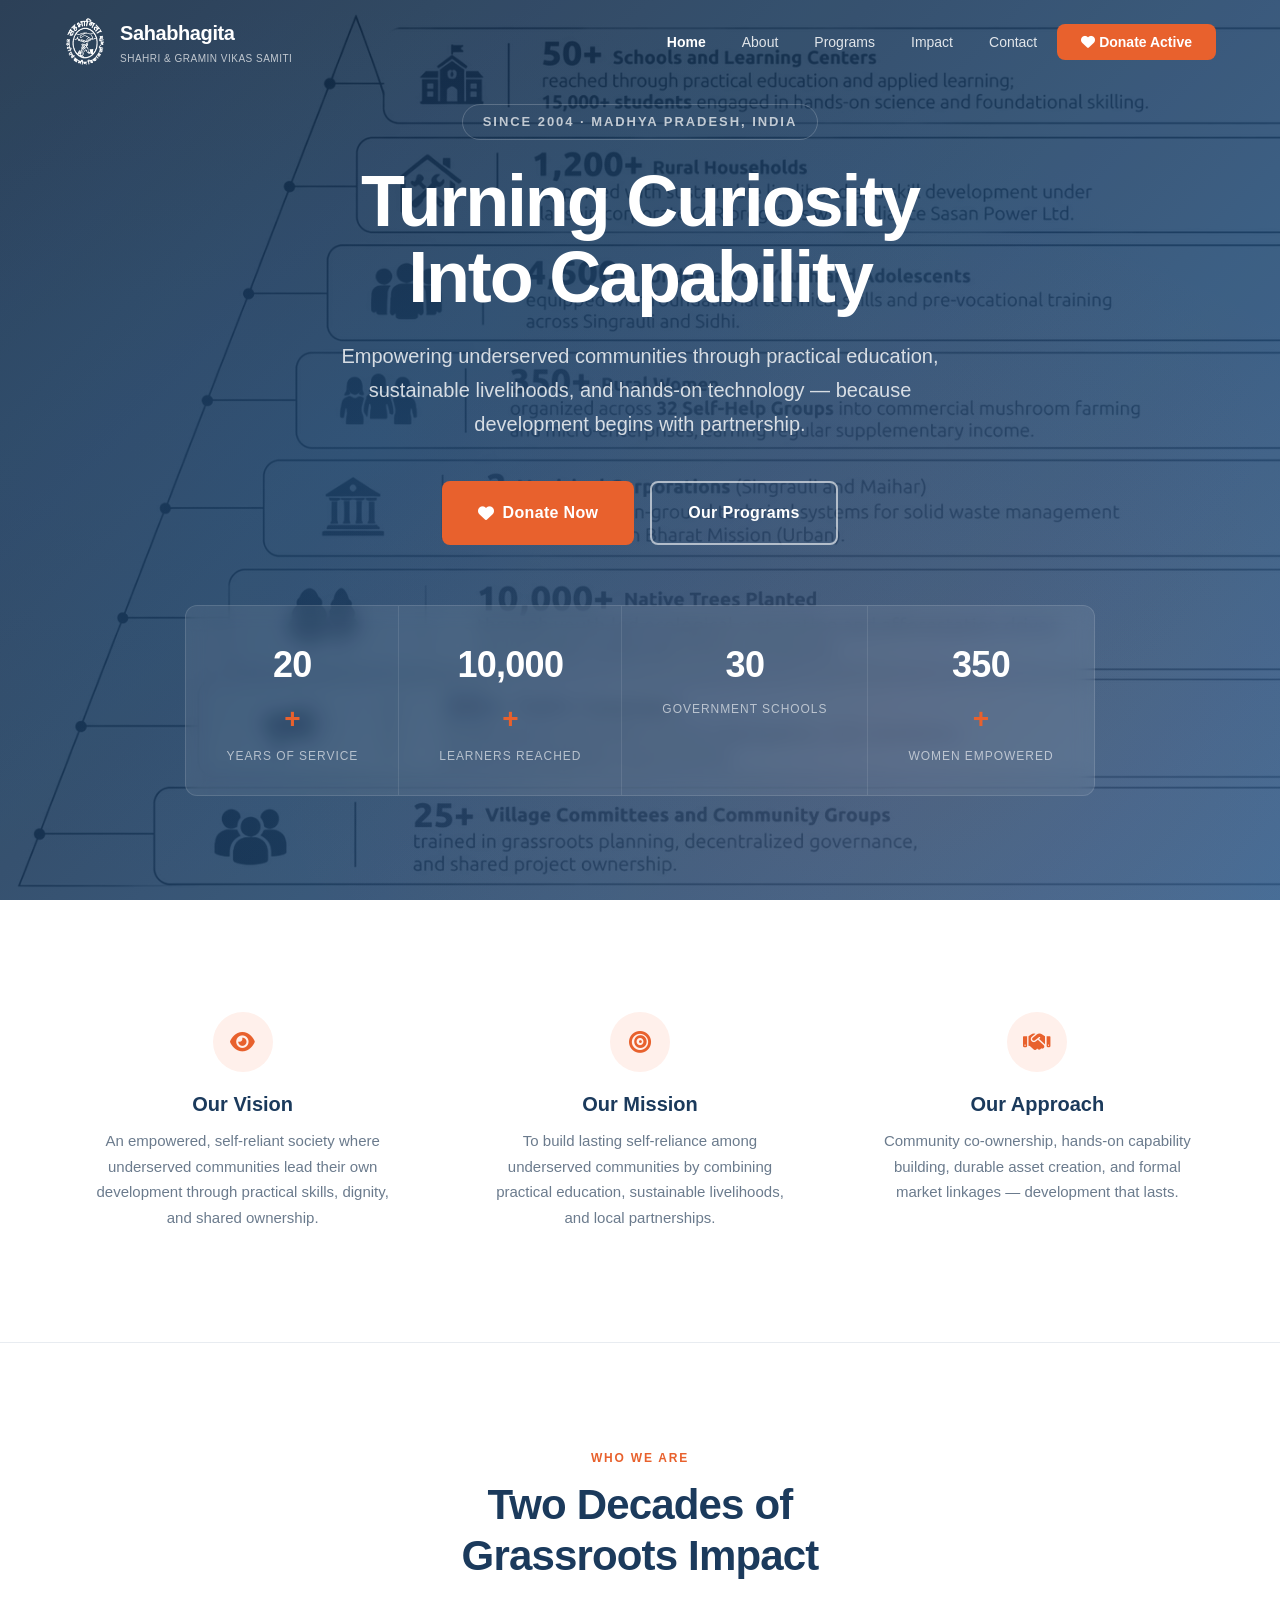
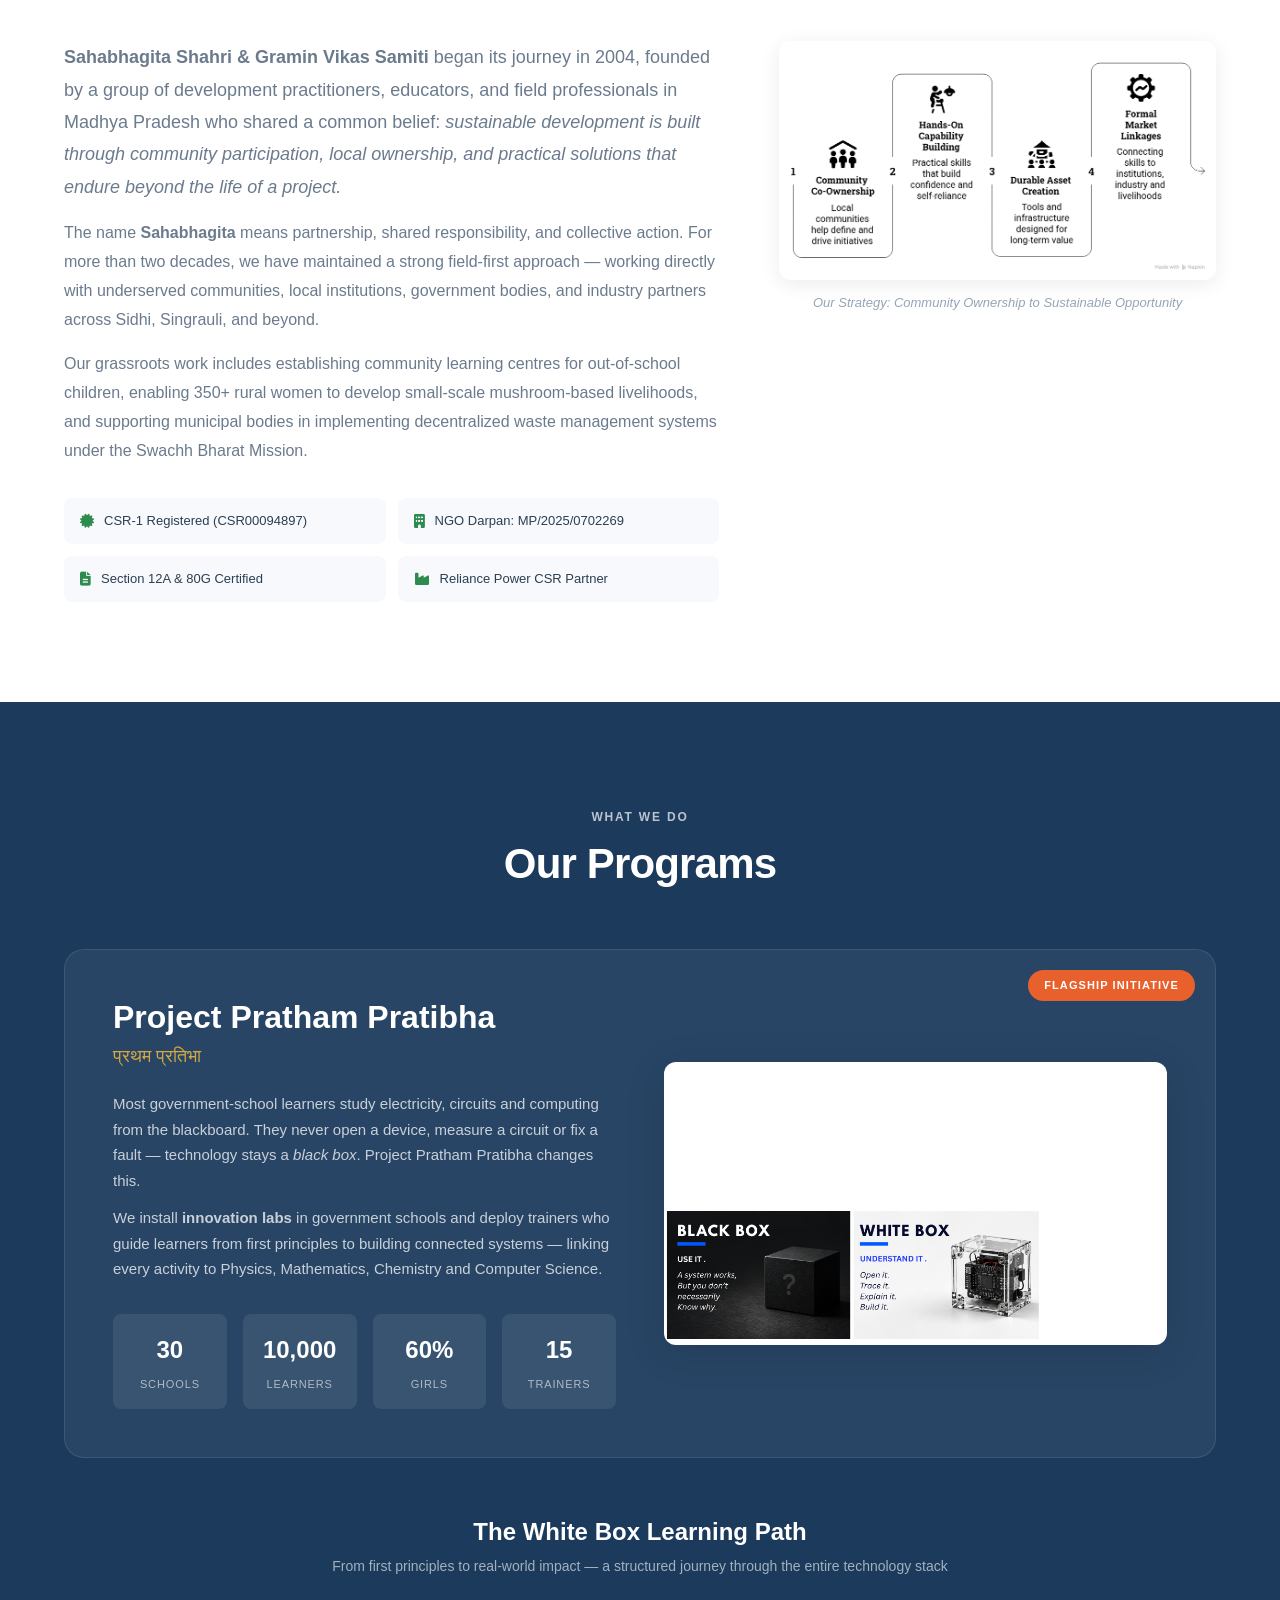
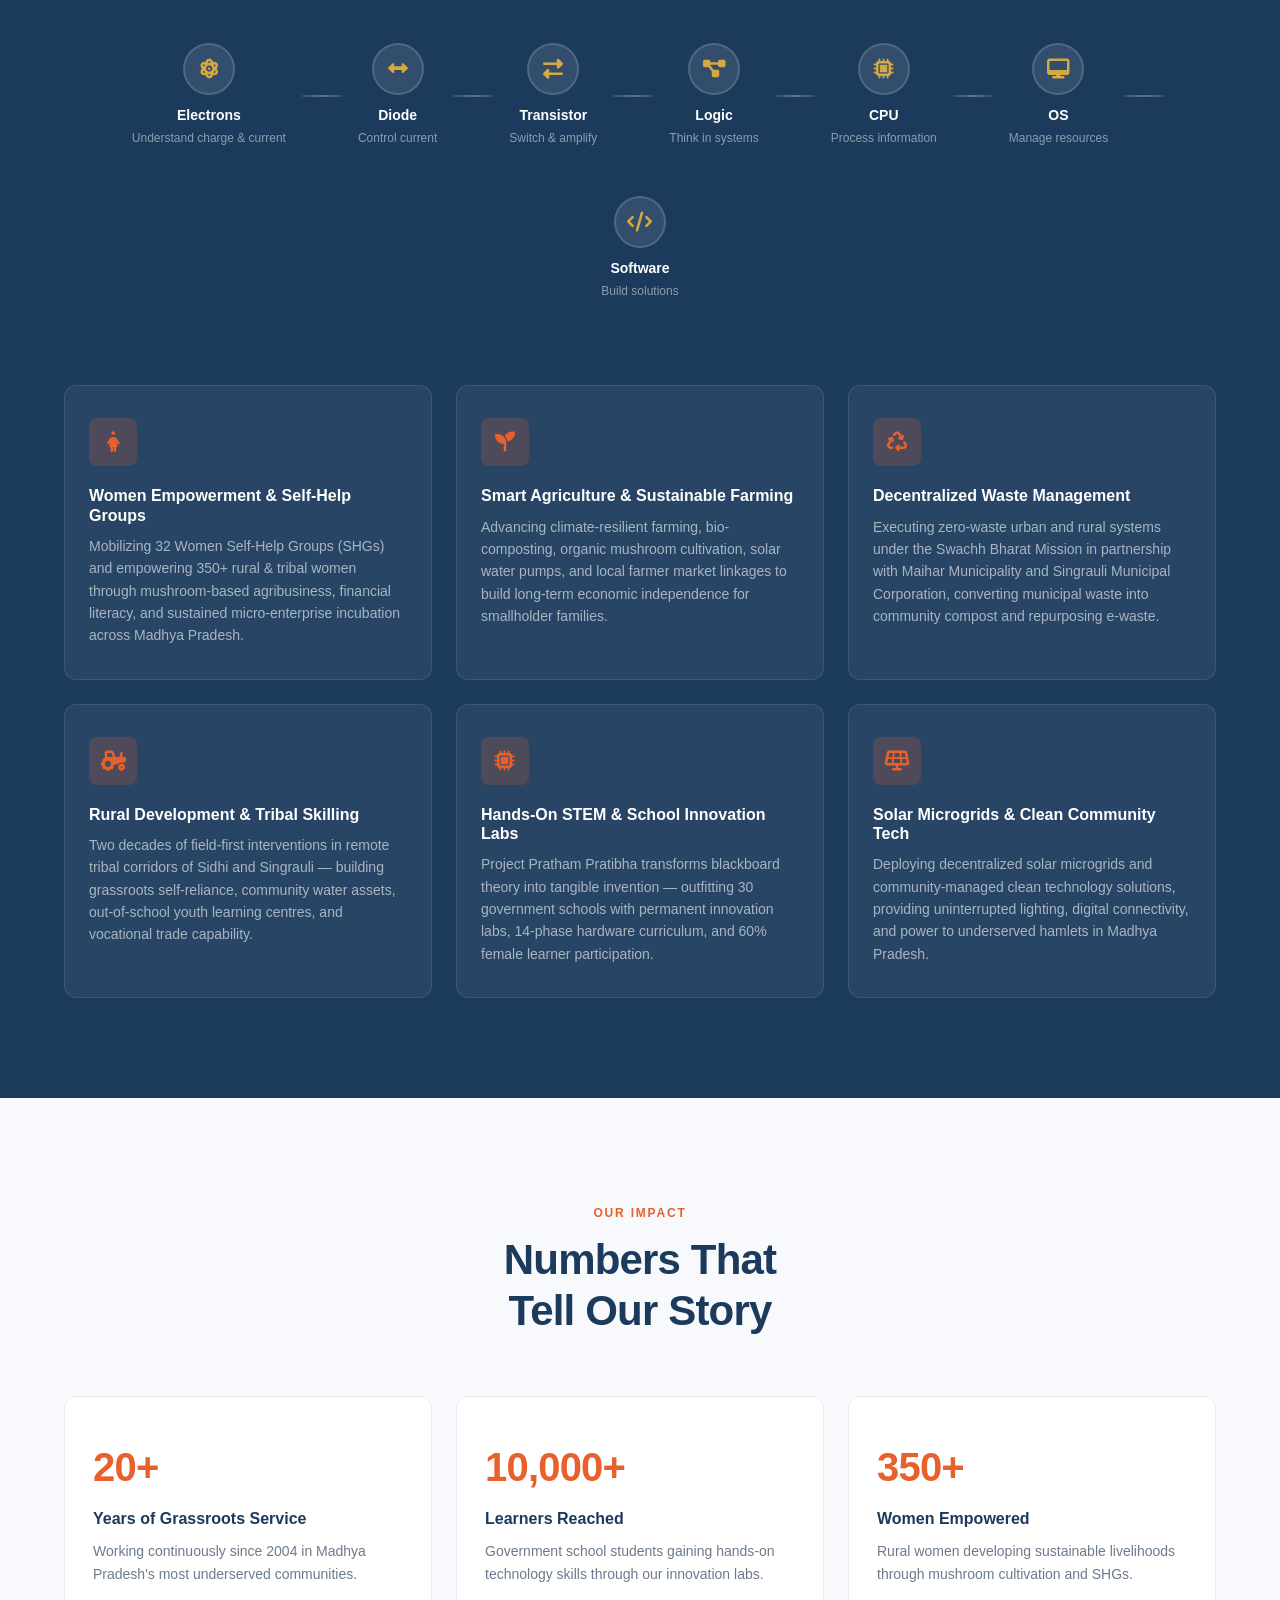
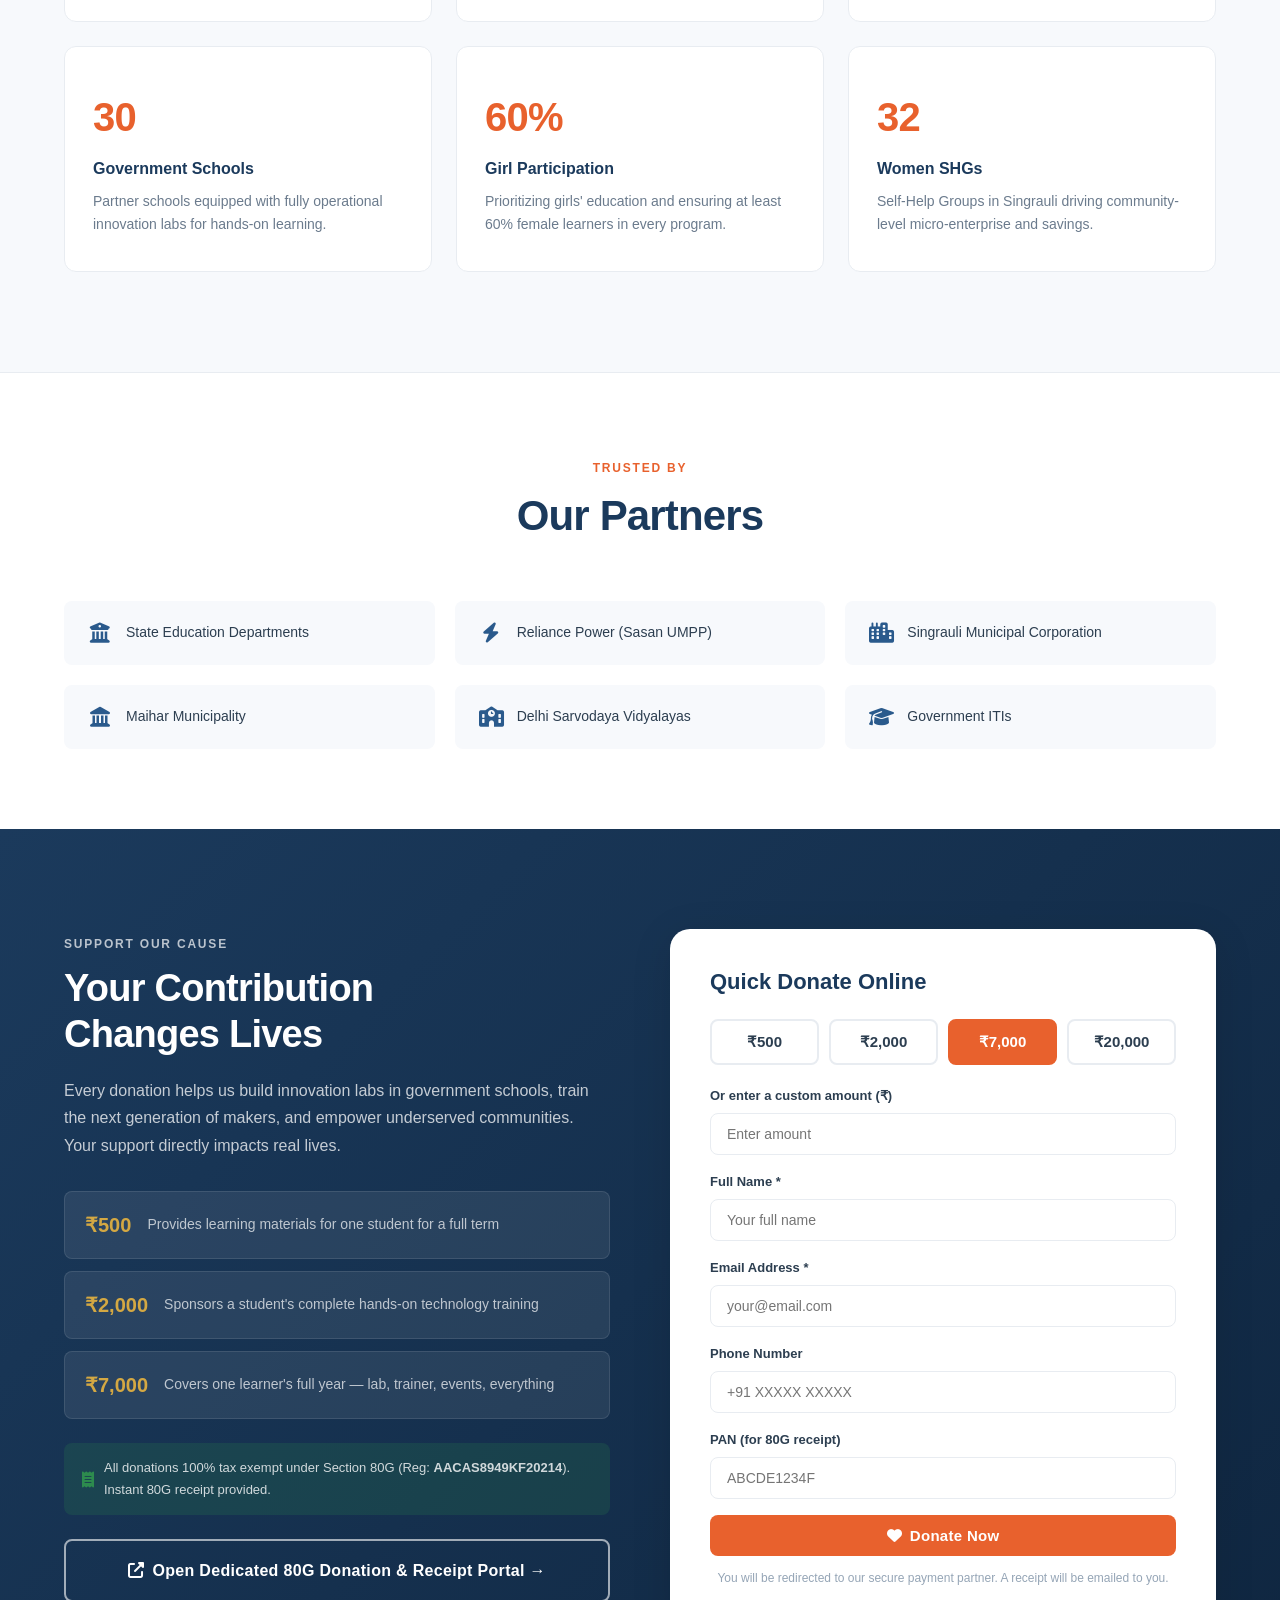
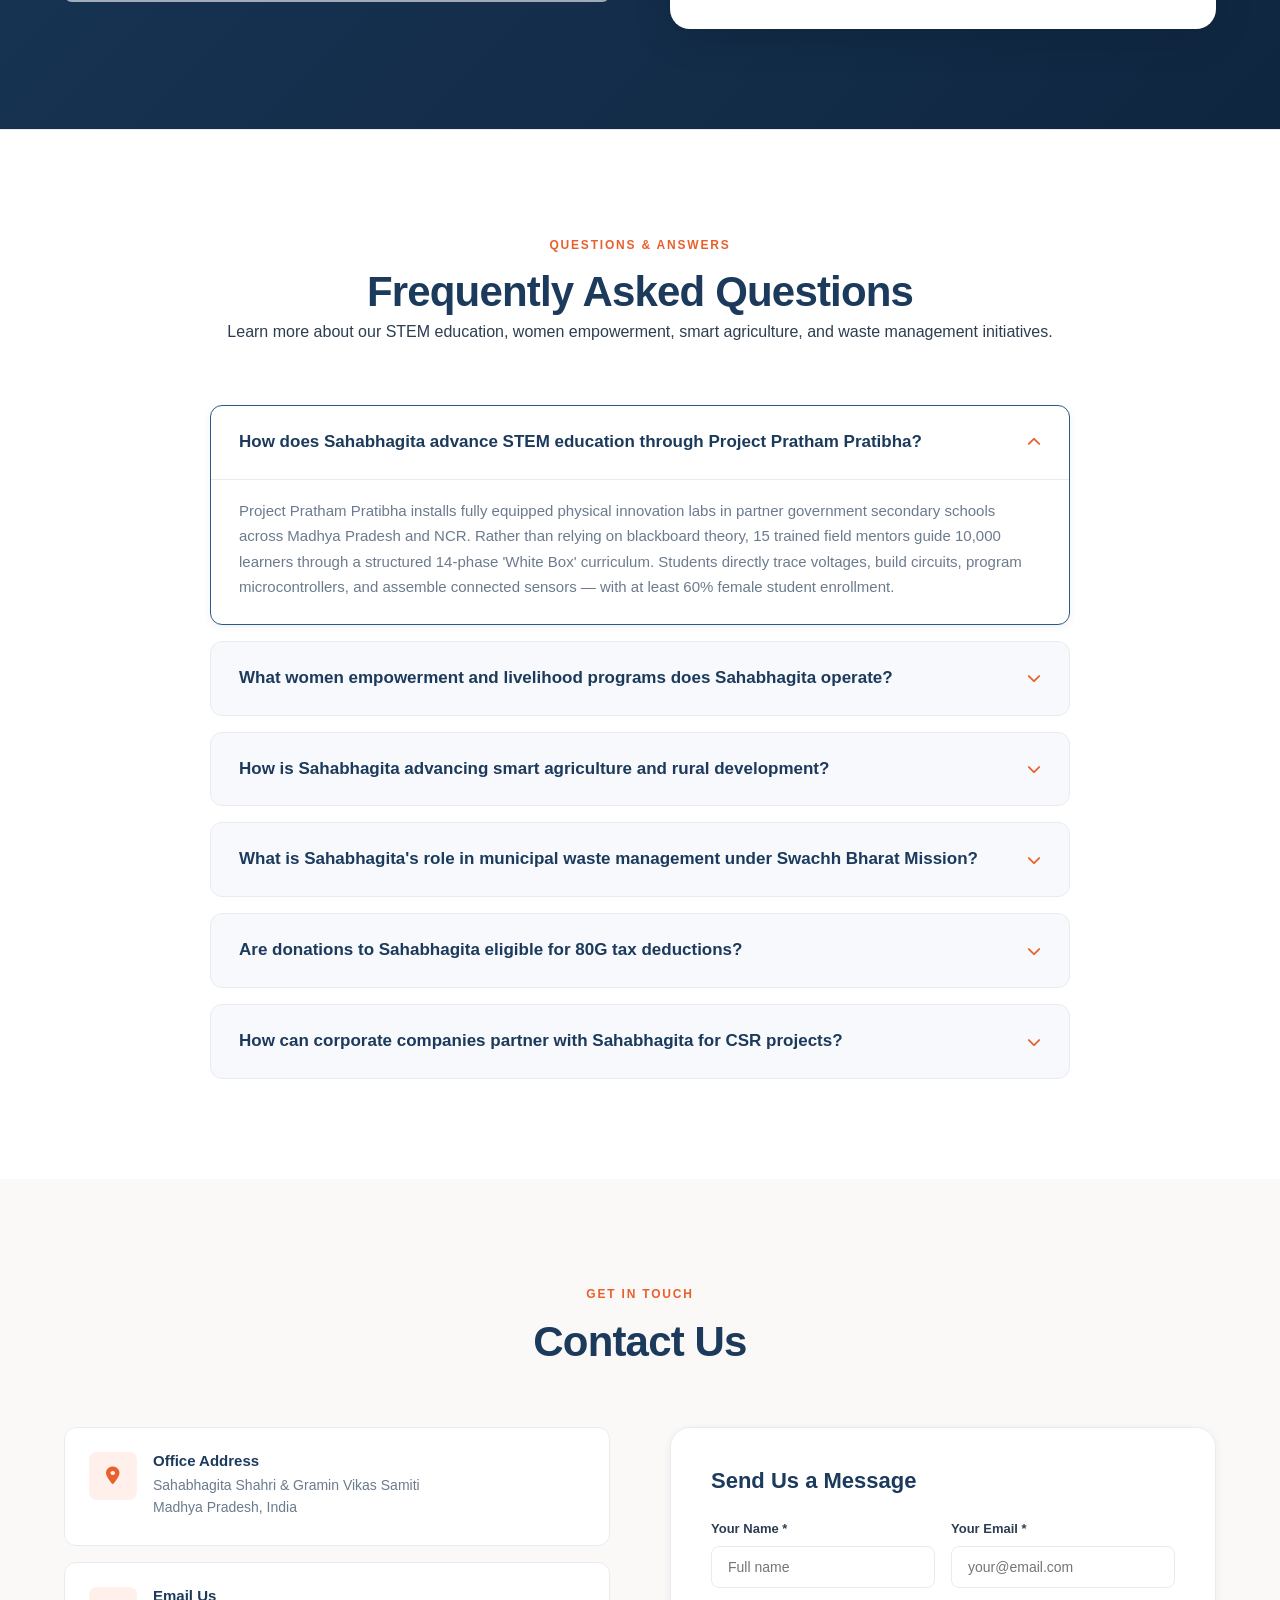
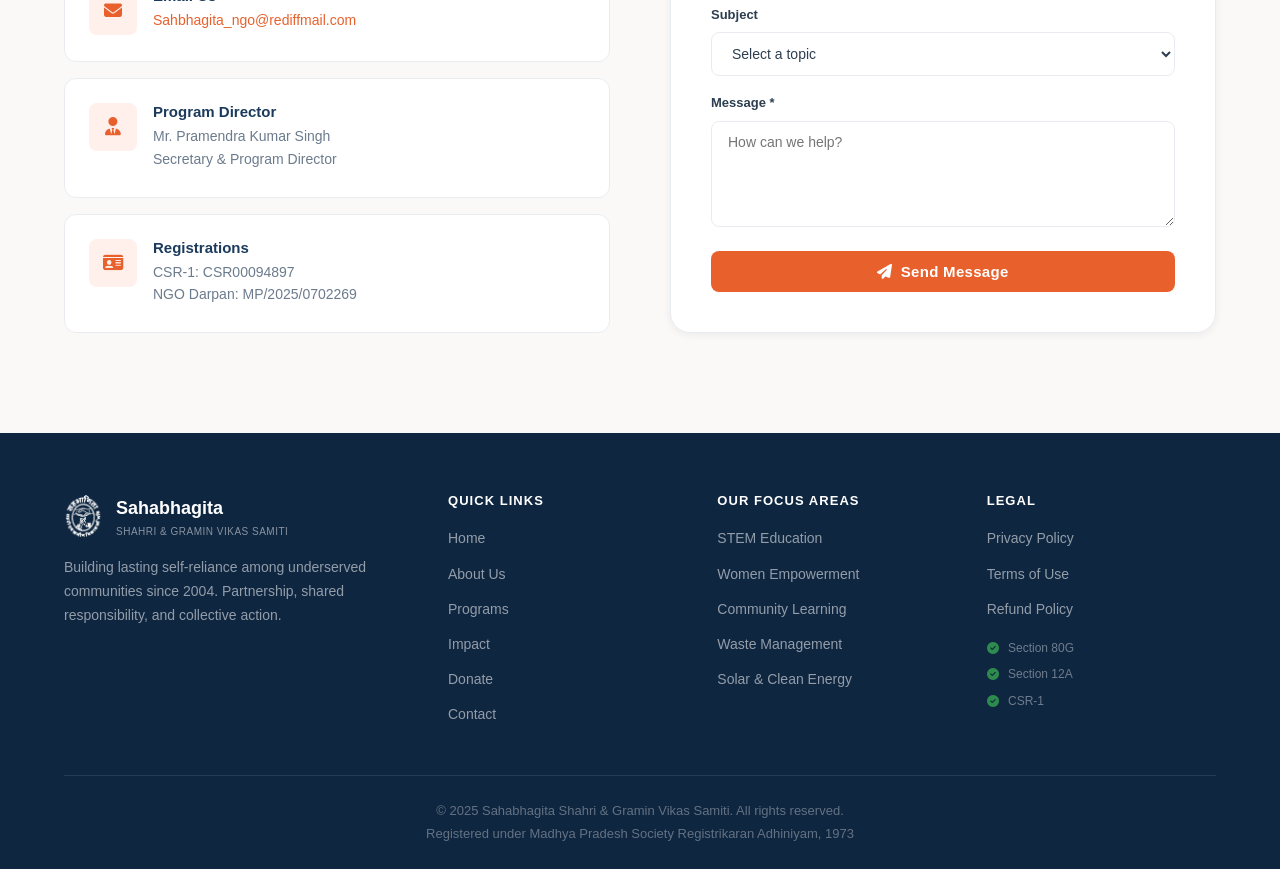
<file: index.html>
<!DOCTYPE html>
<html lang="en">
<head>
    <meta charset="UTF-8">
    <meta name="viewport" content="width=device-width, initial-scale=1.0">
    <title>Sahabhagita NGO — STEM Education, Women Empowerment, Rural Development &amp; Waste Management</title>

    <!-- ===== SEARCH ENGINE OPTIMIZATION (SEO) ===== -->
    <meta name="description" content="Sahabhagita Shahri &amp; Gramin Vikas Samiti (est. 2004) is a verified Indian NGO leading hands-on STEM education (Project Pratham Pratibha), rural women empowerment, smart agriculture, municipal waste management under Swachh Bharat Mission, and clean energy microgrids in Madhya Pradesh. 80G tax exempt &amp; CSR-1 registered.">
    <meta name="keywords" content="STEM education NGO India, Project Pratham Pratibha, women empowerment NGO Madhya Pradesh, rural development Singrauli, smart agriculture sustainable farming, decentralized waste management Swachh Bharat Mission, school innovation labs, hands-on hardware training, 80G tax exemption donation, CSR partner Companies Act Schedule VII, CSR00094897, NGO Darpan MP/2025/0702269, mushroom cultivation rural women, solar microgrids, vocational skilling India, Sidhi Singrauli NGO">
    <meta name="author" content="Sahabhagita Shahri &amp; Gramin Vikas Samiti">
    <meta name="publisher" content="Sahabhagita Shahri &amp; Gramin Vikas Samiti">
    <link rel="canonical" href="https://manish2106-sys.github.io/sahabhagita-ngo/">
    <link rel="manifest" href="site.webmanifest">
    <meta name="theme-color" content="#1B3A5C">

    <!-- ===== CRAWLER DIRECTIVES ===== -->
    <meta name="robots" content="index, follow, max-snippet:-1, max-image-preview:large, max-video-preview:-1">
    <meta name="googlebot" content="index, follow, max-snippet:-1, max-image-preview:large, max-video-preview:-1">
    <meta name="bingbot" content="index, follow, max-snippet:-1, max-image-preview:large, max-video-preview:-1">

    <!-- ===== LOCAL GEOGRAPHIC SEO (India / MP) ===== -->
    <meta name="geo.region" content="IN-MP">
    <meta name="geo.placename" content="Singrauli, Madhya Pradesh, India">
    <meta name="geo.position" content="24.1996;82.6645">
    <meta name="ICBM" content="24.1996, 82.6645">

    <!-- ===== OPEN GRAPH (Facebook, WhatsApp, LinkedIn) ===== -->
    <meta property="og:locale" content="en_IN">
    <meta property="og:type" content="website">
    <meta property="og:site_name" content="Sahabhagita Shahri &amp; Gramin Vikas Samiti">
    <meta property="og:title" content="Sahabhagita NGO — STEM Education, Women Empowerment &amp; Rural Development">
    <meta property="og:description" content="Empowering 10,000+ government school learners with STEM innovation labs, 350+ rural women with sustainable livelihoods, and communities with clean tech &amp; waste solutions. 80G Tax Deductible.">
    <meta property="og:url" content="https://manish2106-sys.github.io/sahabhagita-ngo/">
    <meta property="og:image" content="https://manish2106-sys.github.io/sahabhagita-ngo/images/image12.png">
    <meta property="og:image:width" content="1200">
    <meta property="og:image:height" content="630">
    <meta property="og:image:alt" content="Project Pratham Pratibha Innovation Lab White Box Technology">

    <!-- ===== TWITTER CARDS ===== -->
    <meta name="twitter:card" content="summary_large_image">
    <meta name="twitter:title" content="Sahabhagita NGO — Hands-on STEM &amp; Women Empowerment">
    <meta name="twitter:description" content="Pioneering school innovation labs, rural livelihoods, and clean community tech in Madhya Pradesh since 2004.">
    <meta name="twitter:image" content="https://manish2106-sys.github.io/sahabhagita-ngo/images/image12.png">

    <!-- ===== SECURITY HEADERS (meta-based for static hosting) ===== -->
    <meta http-equiv="X-Content-Type-Options" content="nosniff">
    <meta http-equiv="X-Frame-Options" content="DENY">
    <meta http-equiv="X-XSS-Protection" content="1; mode=block">
    <meta http-equiv="Permissions-Policy" content="camera=(), microphone=(), geolocation=()">
    <meta http-equiv="Content-Security-Policy" 
          content="default-src 'self'; 
                   script-src 'self'; 
                   style-src 'self' https://fonts.googleapis.com https://cdnjs.cloudflare.com 'unsafe-inline'; 
                   font-src 'self' https://fonts.gstatic.com https://cdnjs.cloudflare.com; 
                   img-src 'self' data: https://manish2106-sys.github.io; 
                   connect-src 'self'; 
                   frame-src 'none'; 
                   object-src 'none'; 
                   base-uri 'self'; 
                   form-action 'self';">
    <meta name="referrer" content="strict-origin-when-cross-origin">

    <!-- ===== SCHEMA.ORG STRUCTURED DATA (JSON-LD) ===== -->
    <script type="application/ld+json">
    {
      "@context": "https://schema.org",
      "@graph": [
        {
          "@type": "NGO",
          "@id": "https://manish2106-sys.github.io/sahabhagita-ngo/#organization",
          "name": "Sahabhagita Shahri & Gramin Vikas Samiti",
          "alternateName": ["Sahabhagita", "Sahbhagita NGO"],
          "legalName": "Sahabhagita Shahri & Gramin Vikas Samiti",
          "url": "https://manish2106-sys.github.io/sahabhagita-ngo/",
          "logo": "https://manish2106-sys.github.io/sahabhagita-ngo/images/logo_white.png",
          "image": "https://manish2106-sys.github.io/sahabhagita-ngo/images/image12.png",
          "foundingDate": "2004",
          "description": "Leading non-profit organization in Madhya Pradesh advancing hands-on STEM education in government schools through Project Pratham Pratibha, rural women empowerment via self-help groups, smart agriculture, decentralized waste management under Swachh Bharat Mission, and clean solar tech.",
          "taxID": "AACAS8949K",
          "award": ["Section 80G Tax Exemption (AACAS8949KF20214)", "Section 12A Registration (ITBA/EXM/S/12A/2021-22/1036077583(1))", "MCA CSR-1 Registration (CSR00094897)", "NITI Aayog Darpan (MP/2025/0702269)"],
          "address": {
            "@type": "PostalAddress",
            "streetAddress": "Ward No. 31, Gram Harrai, Post Baidhan",
            "addressLocality": "Singrauli",
            "addressRegion": "Madhya Pradesh",
            "postalCode": "486886",
            "addressCountry": "IN"
          },
          "contactPoint": {
            "@type": "ContactPoint",
            "contactType": "Program Director",
            "email": "Sahbhagita_ngo@rediffmail.com",
            "areaServed": "IN",
            "availableLanguage": ["English", "Hindi"]
          },
          "founder": {
            "@type": "Person",
            "name": "Pramendra Kumar Singh",
            "jobTitle": "Secretary & Program Director"
          },
          "areaServed": ["Singrauli", "Sidhi", "Madhya Pradesh", "Delhi NCR", "India"],
          "knowsAbout": [
            "STEM Education",
            "School Innovation Labs",
            "Women Empowerment",
            "Mushroom Farming & Micro-Enterprise",
            "Rural Development",
            "Smart Agriculture",
            "Decentralized Waste Management",
            "Swachh Bharat Mission",
            "Solar Microgrids"
          ]
        },
        {
          "@type": "WebSite",
          "@id": "https://manish2106-sys.github.io/sahabhagita-ngo/#website",
          "url": "https://manish2106-sys.github.io/sahabhagita-ngo/",
          "name": "Sahabhagita NGO",
          "publisher": {
            "@id": "https://manish2106-sys.github.io/sahabhagita-ngo/#organization"
          }
        },
        {
          "@type": "FAQPage",
          "@id": "https://manish2106-sys.github.io/sahabhagita-ngo/#faq",
          "mainEntity": [
            {
              "@type": "Question",
              "name": "What is Project Pratham Pratibha for STEM education?",
              "acceptedAnswer": {
                "@type": "Answer",
                "text": "Project Pratham Pratibha is Sahabhagita's flagship STEM education initiative installing innovation labs in 30 government schools across Madhya Pradesh and NCR. It delivers a structured 14-phase 'White Box' hardware curriculum from first principles (electrons, transistors, CPU logic, embedded systems) to 10,000 learners with at least 60% girl participation."
              }
            },
            {
              "@type": "Question",
              "name": "How does Sahabhagita support women empowerment and rural livelihoods?",
              "acceptedAnswer": {
                "@type": "Answer",
                "text": "Sahabhagita has organized 32 Women Self-Help Groups (SHGs) across Singrauli and enabled 350+ rural and tribal women with mushroom-based cultivation, agro-processing micro-enterprises, and financial literacy."
              }
            },
            {
              "@type": "Question",
              "name": "What smart agriculture and rural development initiatives does Sahabhagita run?",
              "acceptedAnswer": {
                "@type": "Answer",
                "text": "Sahabhagita promotes smart agriculture through climate-resilient farming, bio-composting, organic mushroom cultivation, and water resource management in tribal belts of Singrauli and Sidhi, connecting smallholder farmers to institutional markets."
              }
            },
            {
              "@type": "Question",
              "name": "How does Sahabhagita implement decentralized waste management under Swachh Bharat Mission?",
              "acceptedAnswer": {
                "@type": "Answer",
                "text": "Sahabhagita partners with municipal bodies in Maihar and Singrauli to execute decentralized solid waste segregation, community composting, and electronic waste (e-waste) repurposing into educational hardware kits."
              }
            },
            {
              "@type": "Question",
              "name": "Are donations to Sahabhagita tax-deductible under Section 80G?",
              "acceptedAnswer": {
                "@type": "Answer",
                "text": "Yes. Sahabhagita holds perpetual tax exemption under Section 80G (Registration: AACAS8949KF20214) and Section 12A. All Indian donors receive an official tax deduction certificate with their donation."
              }
            },
            {
              "@type": "Question",
              "name": "Is Sahabhagita registered for Corporate CSR funding under the Companies Act?",
              "acceptedAnswer": {
                "@type": "Answer",
                "text": "Yes. Sahabhagita holds MCA CSR-1 registration CSR00094897 (SRN: AB5710340) and is verified on NITI Aayog NGO Darpan (MP/2025/0702269), fully compliant with Schedule VII, Item (ii) and Item (iv)."
              }
            }
          ]
        }
      ]
    }
    </script>

    <link rel="icon" type="image/png" href="images/logo_white.png">
    <link href="https://fonts.googleapis.com/css2?family=Inter:wght@300;400;500;600;700;800;900&display=swap" rel="stylesheet">
    <link rel="stylesheet" href="https://cdnjs.cloudflare.com/ajax/libs/font-awesome/6.5.0/css/all.min.css" integrity="sha512-Avb2QiuDEEvB4bZJYdft2mNjVShBftLGPg8YJ04IY4YZ7C1GKVe1ELJmYZNemNkRnLZBWg9SH38Oy23Af+Eg==" crossorigin="anonymous" referrerpolicy="no-referrer">
    <link rel="stylesheet" href="styles.css">
</head>
<body>

    <!-- ==================== NAVIGATION ==================== -->
    <nav class="navbar" id="navbar" role="navigation" aria-label="Main navigation">
        <div class="nav-container">
            <a href="#home" class="nav-logo" aria-label="Sahabhagita — Home">
                <img src="images/logo_white.png" alt="Sahabhagita Logo" class="logo-img" width="44" height="48">
                <div class="logo-text">
                    <span class="logo-name">Sahabhagita</span>
                    <span class="logo-tagline">Shahri &amp; Gramin Vikas Samiti</span>
                </div>
            </a>
            <ul class="nav-links" id="navLinks" role="menubar">
                <li role="none"><a href="#home" role="menuitem">Home</a></li>
                <li role="none"><a href="#about" role="menuitem">About</a></li>
                <li role="none"><a href="#programs" role="menuitem">Programs</a></li>
                <li role="none"><a href="#impact" role="menuitem">Impact</a></li>
                <li role="none"><a href="#contact" role="menuitem">Contact</a></li>
                <li role="none"><a href="donate.html" class="nav-donate-btn" role="menuitem"><i class="fas fa-heart" aria-hidden="true"></i> Donate Active</a></li>
            </ul>
            <button class="nav-toggle" id="navToggle" aria-label="Toggle navigation menu" aria-expanded="false" aria-controls="navLinks">
                <span></span><span></span><span></span>
            </button>
        </div>
    </nav>

    <!-- ==================== HERO SECTION ==================== -->
    <section class="hero" id="home" aria-label="Hero banner">
        <div class="hero-overlay"></div>
        <div class="hero-content">
            <p class="hero-label">Since 2004 · Madhya Pradesh, India</p>
            <h1 class="hero-title">Turning Curiosity<br>Into Capability</h1>
            <p class="hero-subtitle">Empowering underserved communities through practical education, sustainable livelihoods, and hands-on technology — because development begins with partnership.</p>
            <div class="hero-btns">
                <a href="donate.html" class="btn btn-primary btn-lg"><i class="fas fa-heart" aria-hidden="true"></i> Donate Now</a>
                <a href="#programs" class="btn btn-outline-white btn-lg">Our Programs</a>
            </div>
        </div>
        <div class="hero-stats" role="list" aria-label="Key statistics">
            <div class="hero-stat" role="listitem">
                <span class="stat-number" data-target="20">0</span><span class="stat-suffix">+</span>
                <span class="stat-label">Years of Service</span>
            </div>
            <div class="hero-stat" role="listitem">
                <span class="stat-number" data-target="10000">0</span><span class="stat-suffix">+</span>
                <span class="stat-label">Learners Reached</span>
            </div>
            <div class="hero-stat" role="listitem">
                <span class="stat-number" data-target="30">0</span><span class="stat-suffix"></span>
                <span class="stat-label">Government Schools</span>
            </div>
            <div class="hero-stat" role="listitem">
                <span class="stat-number" data-target="350">0</span><span class="stat-suffix">+</span>
                <span class="stat-label">Women Empowered</span>
            </div>
        </div>
    </section>

    <!-- ==================== MISSION BANNER ==================== -->
    <section class="mission-banner" aria-label="Our vision, mission and approach">
        <div class="container">
            <div class="mission-grid">
                <div class="mission-card">
                    <div class="mission-icon" aria-hidden="true"><i class="fas fa-eye"></i></div>
                    <h3>Our Vision</h3>
                    <p>An empowered, self-reliant society where underserved communities lead their own development through practical skills, dignity, and shared ownership.</p>
                </div>
                <div class="mission-card">
                    <div class="mission-icon" aria-hidden="true"><i class="fas fa-bullseye"></i></div>
                    <h3>Our Mission</h3>
                    <p>To build lasting self-reliance among underserved communities by combining practical education, sustainable livelihoods, and local partnerships.</p>
                </div>
                <div class="mission-card">
                    <div class="mission-icon" aria-hidden="true"><i class="fas fa-handshake"></i></div>
                    <h3>Our Approach</h3>
                    <p>Community co-ownership, hands-on capability building, durable asset creation, and formal market linkages — development that lasts.</p>
                </div>
            </div>
        </div>
    </section>

    <!-- ==================== ABOUT SECTION ==================== -->
    <section class="about" id="about" aria-label="About us">
        <div class="container">
            <div class="section-header">
                <span class="section-label">Who We Are</span>
                <h2 class="section-title">Two Decades of<br>Grassroots Impact</h2>
            </div>
            <div class="about-grid">
                <div class="about-content">
                    <p class="about-lead">
                        <strong>Sahabhagita Shahri &amp; Gramin Vikas Samiti</strong> began its journey in 2004, founded by a group of development practitioners, educators, and field professionals in Madhya Pradesh who shared a common belief: <em>sustainable development is built through community participation, local ownership, and practical solutions that endure beyond the life of a project.</em>
                    </p>
                    <p>
                        The name <strong>Sahabhagita</strong> means partnership, shared responsibility, and collective action. For more than two decades, we have maintained a strong field-first approach — working directly with underserved communities, local institutions, government bodies, and industry partners across Sidhi, Singrauli, and beyond.
                    </p>
                    <p>
                        Our grassroots work includes establishing community learning centres for out-of-school children, enabling 350+ rural women to develop small-scale mushroom-based livelihoods, and supporting municipal bodies in implementing decentralized waste management systems under the Swachh Bharat Mission.
                    </p>
                    <div class="about-highlights">
                        <div class="highlight">
                            <i class="fas fa-certificate" aria-hidden="true"></i>
                            <span>CSR-1 Registered (CSR00094897)</span>
                        </div>
                        <div class="highlight">
                            <i class="fas fa-building" aria-hidden="true"></i>
                            <span>NGO Darpan: MP/2025/0702269</span>
                        </div>
                        <div class="highlight">
                            <i class="fas fa-file-alt" aria-hidden="true"></i>
                            <span>Section 12A &amp; 80G Certified</span>
                        </div>
                        <div class="highlight">
                            <i class="fas fa-industry" aria-hidden="true"></i>
                            <span>Reliance Power CSR Partner</span>
                        </div>
                    </div>
                </div>
                <div class="about-image">
                    <img src="images/image2.png" alt="Our strategy: Community Ownership, Capability Building, Durable Asset Creation, and Market Linkages" loading="lazy" width="950" height="519">
                    <div class="about-image-caption">Our Strategy: Community Ownership to Sustainable Opportunity</div>
                </div>
            </div>
        </div>
    </section>

    <!-- ==================== PROGRAMS SECTION ==================== -->
    <section class="programs" id="programs" aria-label="Our programs">
        <div class="container">
            <div class="section-header section-header--light">
                <span class="section-label section-label--light">What We Do</span>
                <h2 class="section-title section-title--light">Our Programs</h2>
            </div>

            <!-- Flagship Program -->
            <div class="flagship-program">
                <div class="flagship-badge">Flagship Initiative</div>
                <div class="flagship-grid">
                    <div class="flagship-content">
                        <h3 class="flagship-title">Project Pratham Pratibha</h3>
                        <p class="flagship-hindi">प्रथम प्रतिभा</p>
                        <p class="flagship-desc">
                            Most government-school learners study electricity, circuits and computing from the blackboard. They never open a device, measure a circuit or fix a fault — technology stays a <em>black box</em>. Project Pratham Pratibha changes this.
                        </p>
                        <p class="flagship-desc">
                            We install <strong>innovation labs</strong> in government schools and deploy trainers who guide learners from first principles to building connected systems — linking every activity to Physics, Mathematics, Chemistry and Computer Science.
                        </p>
                        <div class="flagship-stats" role="list">
                            <div class="f-stat" role="listitem">
                                <span class="f-stat-num">30</span>
                                <span class="f-stat-label">Schools</span>
                            </div>
                            <div class="f-stat" role="listitem">
                                <span class="f-stat-num">10,000</span>
                                <span class="f-stat-label">Learners</span>
                            </div>
                            <div class="f-stat" role="listitem">
                                <span class="f-stat-num">60%</span>
                                <span class="f-stat-label">Girls</span>
                            </div>
                            <div class="f-stat" role="listitem">
                                <span class="f-stat-num">15</span>
                                <span class="f-stat-label">Trainers</span>
                            </div>
                        </div>
                    </div>
                    <div class="flagship-image">
                        <img src="images/image12.png" alt="Black Box vs White Box approach — understanding technology from the inside out" loading="lazy" width="1920" height="1080">
                    </div>
                </div>
            </div>

            <!-- Curriculum Path -->
            <div class="curriculum-path">
                <h3 class="path-title">The White Box Learning Path</h3>
                <p class="path-subtitle">From first principles to real-world impact — a structured journey through the entire technology stack</p>
                <div class="path-steps" role="list">
                    <div class="path-step" role="listitem">
                        <div class="step-icon" aria-hidden="true"><i class="fas fa-atom"></i></div>
                        <h4>Electrons</h4>
                        <p>Understand charge &amp; current</p>
                    </div>
                    <div class="path-connector" aria-hidden="true"></div>
                    <div class="path-step" role="listitem">
                        <div class="step-icon" aria-hidden="true"><i class="fas fa-arrows-alt-h"></i></div>
                        <h4>Diode</h4>
                        <p>Control current</p>
                    </div>
                    <div class="path-connector" aria-hidden="true"></div>
                    <div class="path-step" role="listitem">
                        <div class="step-icon" aria-hidden="true"><i class="fas fa-exchange-alt"></i></div>
                        <h4>Transistor</h4>
                        <p>Switch &amp; amplify</p>
                    </div>
                    <div class="path-connector" aria-hidden="true"></div>
                    <div class="path-step" role="listitem">
                        <div class="step-icon" aria-hidden="true"><i class="fas fa-project-diagram"></i></div>
                        <h4>Logic</h4>
                        <p>Think in systems</p>
                    </div>
                    <div class="path-connector" aria-hidden="true"></div>
                    <div class="path-step" role="listitem">
                        <div class="step-icon" aria-hidden="true"><i class="fas fa-microchip"></i></div>
                        <h4>CPU</h4>
                        <p>Process information</p>
                    </div>
                    <div class="path-connector" aria-hidden="true"></div>
                    <div class="path-step" role="listitem">
                        <div class="step-icon" aria-hidden="true"><i class="fas fa-desktop"></i></div>
                        <h4>OS</h4>
                        <p>Manage resources</p>
                    </div>
                    <div class="path-connector" aria-hidden="true"></div>
                    <div class="path-step" role="listitem">
                        <div class="step-icon" aria-hidden="true"><i class="fas fa-code"></i></div>
                        <h4>Software</h4>
                        <p>Build solutions</p>
                    </div>
                </div>
            </div>

            <!-- Core Development Pillars (SEO Thematic Focus Areas) -->
            <div class="programs-grid">
                <div class="program-card">
                    <div class="program-card-icon" aria-hidden="true"><i class="fas fa-female"></i></div>
                    <h4>Women Empowerment &amp; Self-Help Groups</h4>
                    <p>Mobilizing 32 Women Self-Help Groups (SHGs) and empowering 350+ rural &amp; tribal women through mushroom-based agribusiness, financial literacy, and sustained micro-enterprise incubation across Madhya Pradesh.</p>
                </div>
                <div class="program-card">
                    <div class="program-card-icon" aria-hidden="true"><i class="fas fa-seedling"></i></div>
                    <h4>Smart Agriculture &amp; Sustainable Farming</h4>
                    <p>Advancing climate-resilient farming, bio-composting, organic mushroom cultivation, solar water pumps, and local farmer market linkages to build long-term economic independence for smallholder families.</p>
                </div>
                <div class="program-card">
                    <div class="program-card-icon" aria-hidden="true"><i class="fas fa-recycle"></i></div>
                    <h4>Decentralized Waste Management</h4>
                    <p>Executing zero-waste urban and rural systems under the Swachh Bharat Mission in partnership with Maihar Municipality and Singrauli Municipal Corporation, converting municipal waste into community compost and repurposing e-waste.</p>
                </div>
                <div class="program-card">
                    <div class="program-card-icon" aria-hidden="true"><i class="fas fa-tractor"></i></div>
                    <h4>Rural Development &amp; Tribal Skilling</h4>
                    <p>Two decades of field-first interventions in remote tribal corridors of Sidhi and Singrauli — building grassroots self-reliance, community water assets, out-of-school youth learning centres, and vocational trade capability.</p>
                </div>
                <div class="program-card">
                    <div class="program-card-icon" aria-hidden="true"><i class="fas fa-microchip"></i></div>
                    <h4>Hands-On STEM &amp; School Innovation Labs</h4>
                    <p>Project Pratham Pratibha transforms blackboard theory into tangible invention — outfitting 30 government schools with permanent innovation labs, 14-phase hardware curriculum, and 60% female learner participation.</p>
                </div>
                <div class="program-card">
                    <div class="program-card-icon" aria-hidden="true"><i class="fas fa-solar-panel"></i></div>
                    <h4>Solar Microgrids &amp; Clean Community Tech</h4>
                    <p>Deploying decentralized solar microgrids and community-managed clean technology solutions, providing uninterrupted lighting, digital connectivity, and power to underserved hamlets in Madhya Pradesh.</p>
                </div>
            </div>
        </div>
    </section>

    <!-- ==================== IMPACT SECTION ==================== -->
    <section class="impact" id="impact" aria-label="Our impact">
        <div class="container">
            <div class="section-header">
                <span class="section-label">Our Impact</span>
                <h2 class="section-title">Numbers That<br>Tell Our Story</h2>
            </div>
            <div class="impact-grid">
                <div class="impact-card">
                    <div class="impact-number">20+</div>
                    <div class="impact-label">Years of Grassroots Service</div>
                    <p>Working continuously since 2004 in Madhya Pradesh's most underserved communities.</p>
                </div>
                <div class="impact-card">
                    <div class="impact-number">10,000+</div>
                    <div class="impact-label">Learners Reached</div>
                    <p>Government school students gaining hands-on technology skills through our innovation labs.</p>
                </div>
                <div class="impact-card">
                    <div class="impact-number">350+</div>
                    <div class="impact-label">Women Empowered</div>
                    <p>Rural women developing sustainable livelihoods through mushroom cultivation and SHGs.</p>
                </div>
                <div class="impact-card">
                    <div class="impact-number">30</div>
                    <div class="impact-label">Government Schools</div>
                    <p>Partner schools equipped with fully operational innovation labs for hands-on learning.</p>
                </div>
                <div class="impact-card">
                    <div class="impact-number">60%</div>
                    <div class="impact-label">Girl Participation</div>
                    <p>Prioritizing girls' education and ensuring at least 60% female learners in every program.</p>
                </div>
                <div class="impact-card">
                    <div class="impact-number">32</div>
                    <div class="impact-label">Women SHGs</div>
                    <p>Self-Help Groups in Singrauli driving community-level micro-enterprise and savings.</p>
                </div>
            </div>
        </div>
    </section>

    <!-- ==================== PARTNERS SECTION ==================== -->
    <section class="partners" aria-label="Our partners">
        <div class="container">
            <div class="section-header">
                <span class="section-label">Trusted By</span>
                <h2 class="section-title">Our Partners</h2>
            </div>
            <div class="partners-grid">
                <div class="partner-item">
                    <i class="fas fa-university" aria-hidden="true"></i>
                    <span>State Education Departments</span>
                </div>
                <div class="partner-item">
                    <i class="fas fa-bolt" aria-hidden="true"></i>
                    <span>Reliance Power (Sasan UMPP)</span>
                </div>
                <div class="partner-item">
                    <i class="fas fa-city" aria-hidden="true"></i>
                    <span>Singrauli Municipal Corporation</span>
                </div>
                <div class="partner-item">
                    <i class="fas fa-landmark" aria-hidden="true"></i>
                    <span>Maihar Municipality</span>
                </div>
                <div class="partner-item">
                    <i class="fas fa-school" aria-hidden="true"></i>
                    <span>Delhi Sarvodaya Vidyalayas</span>
                </div>
                <div class="partner-item">
                    <i class="fas fa-graduation-cap" aria-hidden="true"></i>
                    <span>Government ITIs</span>
                </div>
            </div>
        </div>
    </section>

    <!-- ==================== DONATE SECTION ==================== -->
    <section class="donate" id="donate" aria-label="Make a donation">
        <div class="container">
            <div class="donate-wrapper">
                <div class="donate-info">
                    <span class="section-label section-label--light">Support Our Cause</span>
                    <h2 class="donate-title">Your Contribution<br>Changes Lives</h2>
                    <p class="donate-desc">Every donation helps us build innovation labs in government schools, train the next generation of makers, and empower underserved communities. Your support directly impacts real lives.</p>
                    
                    <div class="donate-impact-cards">
                        <div class="donate-impact-card">
                            <div class="donate-impact-amount">₹500</div>
                            <p>Provides learning materials for one student for a full term</p>
                        </div>
                        <div class="donate-impact-card">
                            <div class="donate-impact-amount">₹2,000</div>
                            <p>Sponsors a student's complete hands-on technology training</p>
                        </div>
                        <div class="donate-impact-card">
                            <div class="donate-impact-amount">₹7,000</div>
                            <p>Covers one learner's full year — lab, trainer, events, everything</p>
                        </div>
                    </div>

                    <div class="donate-tax-note">
                        <i class="fas fa-receipt" aria-hidden="true"></i>
                        <span>All donations 100% tax exempt under Section 80G (Reg: <strong>AACAS8949KF20214</strong>). Instant 80G receipt provided.</span>
                    </div>

                    <div style="margin-top: 24px;">
                        <a href="donate.html" class="btn btn-outline-white btn-lg" style="width: 100%; justify-content: center;">
                            <i class="fas fa-external-link-alt" aria-hidden="true"></i> Open Dedicated 80G Donation &amp; Receipt Portal →
                        </a>
                    </div>
                </div>
                
                <div class="donate-form-wrapper">
                    <form class="donate-form" id="donateForm" novalidate>
                        <h3>Quick Donate Online</h3>
                        
                        <div class="amount-options" role="radiogroup" aria-label="Select donation amount">
                            <button type="button" class="amount-btn" data-amount="500" aria-pressed="false">₹500</button>
                            <button type="button" class="amount-btn" data-amount="2000" aria-pressed="false">₹2,000</button>
                            <button type="button" class="amount-btn active" data-amount="7000" aria-pressed="true">₹7,000</button>
                            <button type="button" class="amount-btn" data-amount="20000" aria-pressed="false">₹20,000</button>
                        </div>
                        
                        <div class="form-group">
                            <label for="customAmount">Or enter a custom amount (₹)</label>
                            <input type="number" id="customAmount" placeholder="Enter amount" min="100" max="10000000" autocomplete="off">
                        </div>
                        
                        <div class="form-group">
                            <label for="donorName">Full Name <span aria-hidden="true">*</span><span class="sr-only">required</span></label>
                            <input type="text" id="donorName" name="donor_name" placeholder="Your full name" required maxlength="100" autocomplete="name" pattern="[A-Za-z\s\.\-]{2,100}">
                        </div>
                        
                        <div class="form-group">
                            <label for="donorEmail">Email Address <span aria-hidden="true">*</span><span class="sr-only">required</span></label>
                            <input type="email" id="donorEmail" name="donor_email" placeholder="your@email.com" required maxlength="254" autocomplete="email">
                        </div>
                        
                        <div class="form-group">
                            <label for="donorPhone">Phone Number</label>
                            <input type="tel" id="donorPhone" name="donor_phone" placeholder="+91 XXXXX XXXXX" maxlength="15" autocomplete="tel" pattern="[\+]?[0-9\s\-]{7,15}">
                        </div>

                        <div class="form-group">
                            <label for="donorPan">PAN (for 80G receipt)</label>
                            <input type="text" id="donorPan" name="donor_pan" placeholder="ABCDE1234F" maxlength="10" pattern="[A-Z]{5}[0-9]{4}[A-Z]{1}" autocomplete="off" style="text-transform: uppercase;">
                        </div>

                        <!-- Honeypot anti-spam (hidden from real users) -->
                        <div class="form-group" style="position:absolute;left:-9999px;" aria-hidden="true">
                            <label for="website_url">Leave this empty</label>
                            <input type="text" id="website_url" name="website_url" tabindex="-1" autocomplete="off">
                        </div>
                        
                        <button type="submit" class="btn btn-primary btn-block">
                            <i class="fas fa-heart" aria-hidden="true"></i> Donate Now
                        </button>
                        
                        <p class="form-note">You will be redirected to our secure payment partner. A receipt will be emailed to you.</p>
                    </form>
                </div>
            </div>
        </div>
    </section>

    <!-- ==================== FREQUENTLY ASKED QUESTIONS (SEO Rich Snippets) ==================== -->
    <section class="faq-section" id="faq" aria-label="Frequently Asked Questions">
        <div class="container">
            <div class="section-header">
                <span class="section-label">Questions &amp; Answers</span>
                <h2 class="section-title">Frequently Asked Questions</h2>
                <p class="section-subtitle">Learn more about our STEM education, women empowerment, smart agriculture, and waste management initiatives.</p>
            </div>

            <div class="faq-accordion" role="region" aria-label="FAQ Accordion">
                
                <details class="faq-item" open>
                    <summary class="faq-question">
                        <span>How does Sahabhagita advance STEM education through Project Pratham Pratibha?</span>
                        <i class="fas fa-chevron-down faq-icon" aria-hidden="true"></i>
                    </summary>
                    <div class="faq-answer">
                        <p>Project Pratham Pratibha installs fully equipped physical innovation labs in partner government secondary schools across Madhya Pradesh and NCR. Rather than relying on blackboard theory, 15 trained field mentors guide 10,000 learners through a structured 14-phase 'White Box' curriculum. Students directly trace voltages, build circuits, program microcontrollers, and assemble connected sensors — with at least 60% female student enrollment.</p>
                    </div>
                </details>

                <details class="faq-item">
                    <summary class="faq-question">
                        <span>What women empowerment and livelihood programs does Sahabhagita operate?</span>
                        <i class="fas fa-chevron-down faq-icon" aria-hidden="true"></i>
                    </summary>
                    <div class="faq-answer">
                        <p>Sahabhagita has organized and nurtured 32 Women Self-Help Groups (SHGs) in Singrauli, enabling 350+ rural and tribal women to launch small-scale mushroom cultivation and agro-processing businesses. The program provides training, spawn supply, bio-hygiene protocol, and direct market linkage, creating independent household income streams.</p>
                    </div>
                </details>

                <details class="faq-item">
                    <summary class="faq-question">
                        <span>How is Sahabhagita advancing smart agriculture and rural development?</span>
                        <i class="fas fa-chevron-down faq-icon" aria-hidden="true"></i>
                    </summary>
                    <div class="faq-answer">
                        <p>Our rural development model combines practical agricultural science with community ownership. We train marginal farmers in Singrauli and Sidhi on organic bio-composting, water conservation, solar irrigation pumps, and crop diversification. By eliminating expensive chemical inputs and linking harvests directly to regional vendors, farming families secure durable self-reliance.</p>
                    </div>
                </details>

                <details class="faq-item">
                    <summary class="faq-question">
                        <span>What is Sahabhagita's role in municipal waste management under Swachh Bharat Mission?</span>
                        <i class="fas fa-chevron-down faq-icon" aria-hidden="true"></i>
                    </summary>
                    <div class="faq-answer">
                        <p>Sahabhagita has served as technical implementation and community mobilization partner for municipal corporations including Maihar and Singrauli. We implement decentralized solid waste segregation, community-level organic composting, and electronic waste (e-waste) collection, diverting tons of waste from open dumps while repurposing discarded electronics into educational components.</p>
                    </div>
                </details>

                <details class="faq-item">
                    <summary class="faq-question">
                        <span>Are donations to Sahabhagita eligible for 80G tax deductions?</span>
                        <i class="fas fa-chevron-down faq-icon" aria-hidden="true"></i>
                    </summary>
                    <div class="faq-answer">
                        <p>Yes. Sahabhagita holds perpetual tax exemption status under Section 80G of the Income Tax Act, 1961 (Registration: <strong>AACAS8949KF20214</strong>) as well as Section 12A (<strong>ITBA/EXM/S/12A/2021-22/1036077583(1)</strong>). Every donor receives an instant computer-generated 80G Tax Exemption Certificate with the NGO's official seal and PAN (<strong>AACAS8949K</strong>).</p>
                    </div>
                </details>

                <details class="faq-item">
                    <summary class="faq-question">
                        <span>How can corporate companies partner with Sahabhagita for CSR projects?</span>
                        <i class="fas fa-chevron-down faq-icon" aria-hidden="true"></i>
                    </summary>
                    <div class="faq-answer">
                        <p>Sahabhagita is registered with the Ministry of Corporate Affairs under MCA CSR-1 (Registration: <strong>CSR00094897</strong>, SRN: <strong>AB5710340</strong>) and verified on NITI Aayog's NGO Darpan (<strong>MP/2025/0702269</strong>). Past corporate partners include Reliance Power (Sasan UMPP). We provide transparent milestone-based execution, quarterly CSR audits, and audited Utilization Certificates (UC) aligned with Schedule VII Item (ii) and Item (iv).</p>
                    </div>
                </details>

            </div>
        </div>
    </section>

    <!-- ==================== CONTACT SECTION ==================== -->
    <section class="contact" id="contact" aria-label="Contact us">
        <div class="container">
            <div class="section-header">
                <span class="section-label">Get In Touch</span>
                <h2 class="section-title">Contact Us</h2>
            </div>
            <div class="contact-grid">
                <div class="contact-info">
                    <div class="contact-card">
                        <div class="contact-card-icon" aria-hidden="true"><i class="fas fa-map-marker-alt"></i></div>
                        <div>
                            <h4>Office Address</h4>
                            <p>Sahabhagita Shahri &amp; Gramin Vikas Samiti<br>Madhya Pradesh, India</p>
                        </div>
                    </div>
                    <div class="contact-card">
                        <div class="contact-card-icon" aria-hidden="true"><i class="fas fa-envelope"></i></div>
                        <div>
                            <h4>Email Us</h4>
                            <p><a href="mailto:Sahbhagita_ngo@rediffmail.com">Sahbhagita_ngo@rediffmail.com</a></p>
                        </div>
                    </div>
                    <div class="contact-card">
                        <div class="contact-card-icon" aria-hidden="true"><i class="fas fa-user-tie"></i></div>
                        <div>
                            <h4>Program Director</h4>
                            <p>Mr. Pramendra Kumar Singh<br>Secretary &amp; Program Director</p>
                        </div>
                    </div>
                    <div class="contact-card">
                        <div class="contact-card-icon" aria-hidden="true"><i class="fas fa-id-card"></i></div>
                        <div>
                            <h4>Registrations</h4>
                            <p>CSR-1: CSR00094897<br>NGO Darpan: MP/2025/0702269</p>
                        </div>
                    </div>
                </div>
                <div class="contact-form-wrapper">
                    <form class="contact-form" id="contactForm" novalidate>
                        <h3>Send Us a Message</h3>
                        <div class="form-row">
                            <div class="form-group">
                                <label for="contactName">Your Name <span aria-hidden="true">*</span><span class="sr-only">required</span></label>
                                <input type="text" id="contactName" name="contact_name" placeholder="Full name" required maxlength="100" autocomplete="name" pattern="[A-Za-z\s\.\-]{2,100}">
                            </div>
                            <div class="form-group">
                                <label for="contactEmail">Your Email <span aria-hidden="true">*</span><span class="sr-only">required</span></label>
                                <input type="email" id="contactEmail" name="contact_email" placeholder="your@email.com" required maxlength="254" autocomplete="email">
                            </div>
                        </div>
                        <div class="form-group">
                            <label for="contactSubject">Subject</label>
                            <select id="contactSubject" name="contact_subject">
                                <option value="">Select a topic</option>
                                <option value="partnership">Partnership Inquiry</option>
                                <option value="volunteer">Volunteer With Us</option>
                                <option value="donation">Donation Related</option>
                                <option value="media">Media / Press</option>
                                <option value="other">Other</option>
                            </select>
                        </div>
                        <div class="form-group">
                            <label for="contactMessage">Message <span aria-hidden="true">*</span><span class="sr-only">required</span></label>
                            <textarea id="contactMessage" name="contact_message" rows="5" placeholder="How can we help?" required maxlength="2000"></textarea>
                        </div>

                        <!-- Honeypot anti-spam -->
                        <div class="form-group" style="position:absolute;left:-9999px;" aria-hidden="true">
                            <label for="fax_number">Leave this empty</label>
                            <input type="text" id="fax_number" name="fax_number" tabindex="-1" autocomplete="off">
                        </div>

                        <button type="submit" class="btn btn-primary btn-block">
                            <i class="fas fa-paper-plane" aria-hidden="true"></i> Send Message
                        </button>
                    </form>
                </div>
            </div>
        </div>
    </section>

    <!-- ==================== FOOTER ==================== -->
    <footer class="footer" role="contentinfo">
        <div class="container">
            <div class="footer-grid">
                <div class="footer-about">
                    <div class="footer-logo">
                        <img src="images/logo_white.png" alt="Sahabhagita Logo" width="40" height="44">
                        <div>
                            <span class="footer-name">Sahabhagita</span>
                            <span class="footer-full-name">Shahri &amp; Gramin Vikas Samiti</span>
                        </div>
                    </div>
                    <p>Building lasting self-reliance among underserved communities since 2004. Partnership, shared responsibility, and collective action.</p>
                </div>
                <div class="footer-links-section">
                    <h4>Quick Links</h4>
                    <ul>
                        <li><a href="#home">Home</a></li>
                        <li><a href="#about">About Us</a></li>
                        <li><a href="#programs">Programs</a></li>
                        <li><a href="#impact">Impact</a></li>
                        <li><a href="#donate">Donate</a></li>
                        <li><a href="#contact">Contact</a></li>
                    </ul>
                </div>
                <div class="footer-links-section">
                    <h4>Our Focus Areas</h4>
                    <ul>
                        <li><a href="#programs">STEM Education</a></li>
                        <li><a href="#programs">Women Empowerment</a></li>
                        <li><a href="#programs">Community Learning</a></li>
                        <li><a href="#programs">Waste Management</a></li>
                        <li><a href="#programs">Solar &amp; Clean Energy</a></li>
                    </ul>
                </div>
                <div class="footer-links-section">
                    <h4>Legal</h4>
                    <ul>
                        <li><a href="#">Privacy Policy</a></li>
                        <li><a href="#">Terms of Use</a></li>
                        <li><a href="#">Refund Policy</a></li>
                    </ul>
                    <div class="footer-certifications">
                        <span><i class="fas fa-check-circle" aria-hidden="true"></i> Section 80G</span>
                        <span><i class="fas fa-check-circle" aria-hidden="true"></i> Section 12A</span>
                        <span><i class="fas fa-check-circle" aria-hidden="true"></i> CSR-1</span>
                    </div>
                </div>
            </div>
            <div class="footer-bottom">
                <p>&copy; 2025 Sahabhagita Shahri &amp; Gramin Vikas Samiti. All rights reserved.</p>
                <p>Registered under Madhya Pradesh Society Registrikaran Adhiniyam, 1973</p>
            </div>
        </div>
    </footer>

    <!-- ==================== SCROLL TO TOP ==================== -->
    <button class="scroll-top" id="scrollTop" aria-label="Scroll to top">
        <i class="fas fa-arrow-up" aria-hidden="true"></i>
    </button>

    <!-- ==================== SUCCESS MODAL ==================== -->
    <div class="modal-overlay" id="successModal" role="dialog" aria-modal="true" aria-labelledby="modalTitle" aria-hidden="true">
        <div class="modal">
            <div class="modal-icon" aria-hidden="true"><i class="fas fa-check-circle"></i></div>
            <h3 id="modalTitle">Thank You!</h3>
            <p id="modalMessage">Your message has been received. We will get back to you shortly.</p>
            <button class="btn btn-primary" id="modalCloseBtn">Close</button>
        </div>
    </div>

    <script src="script.js"></script>
</body>
</html>
</file>
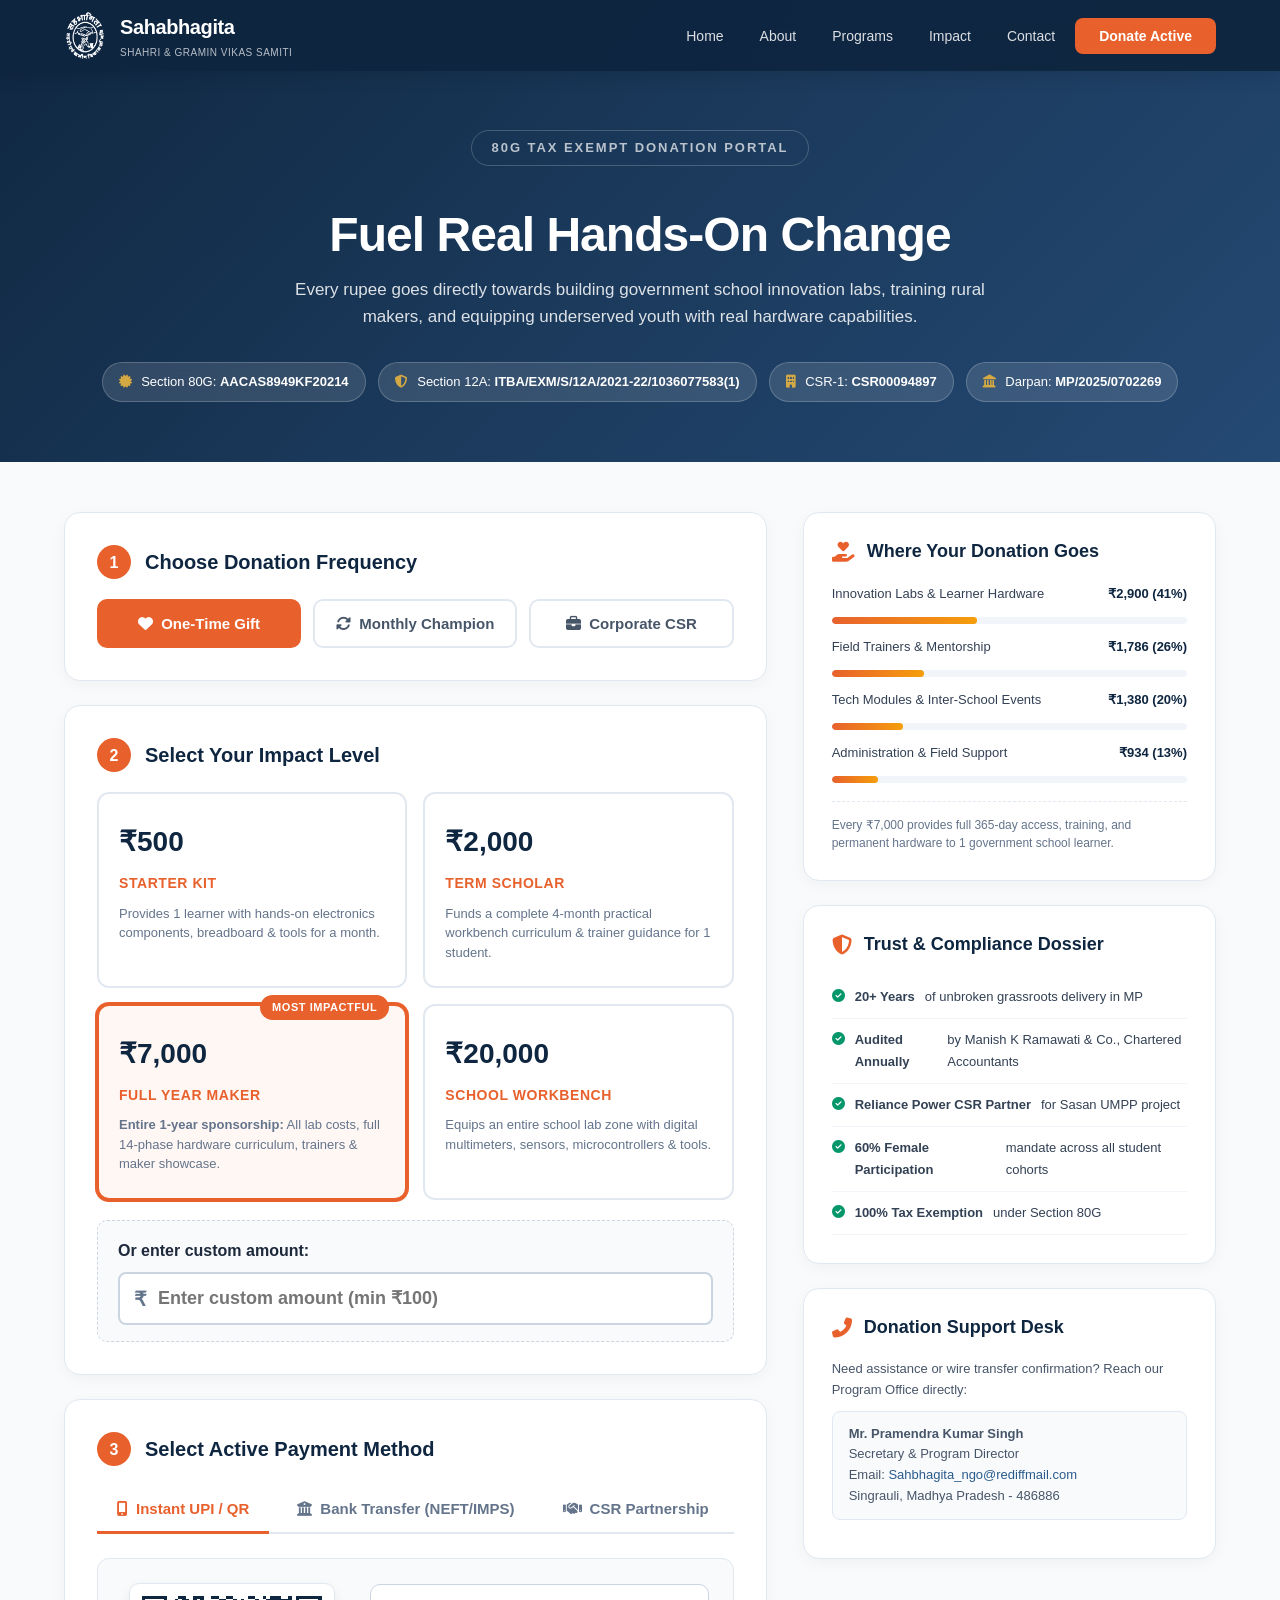
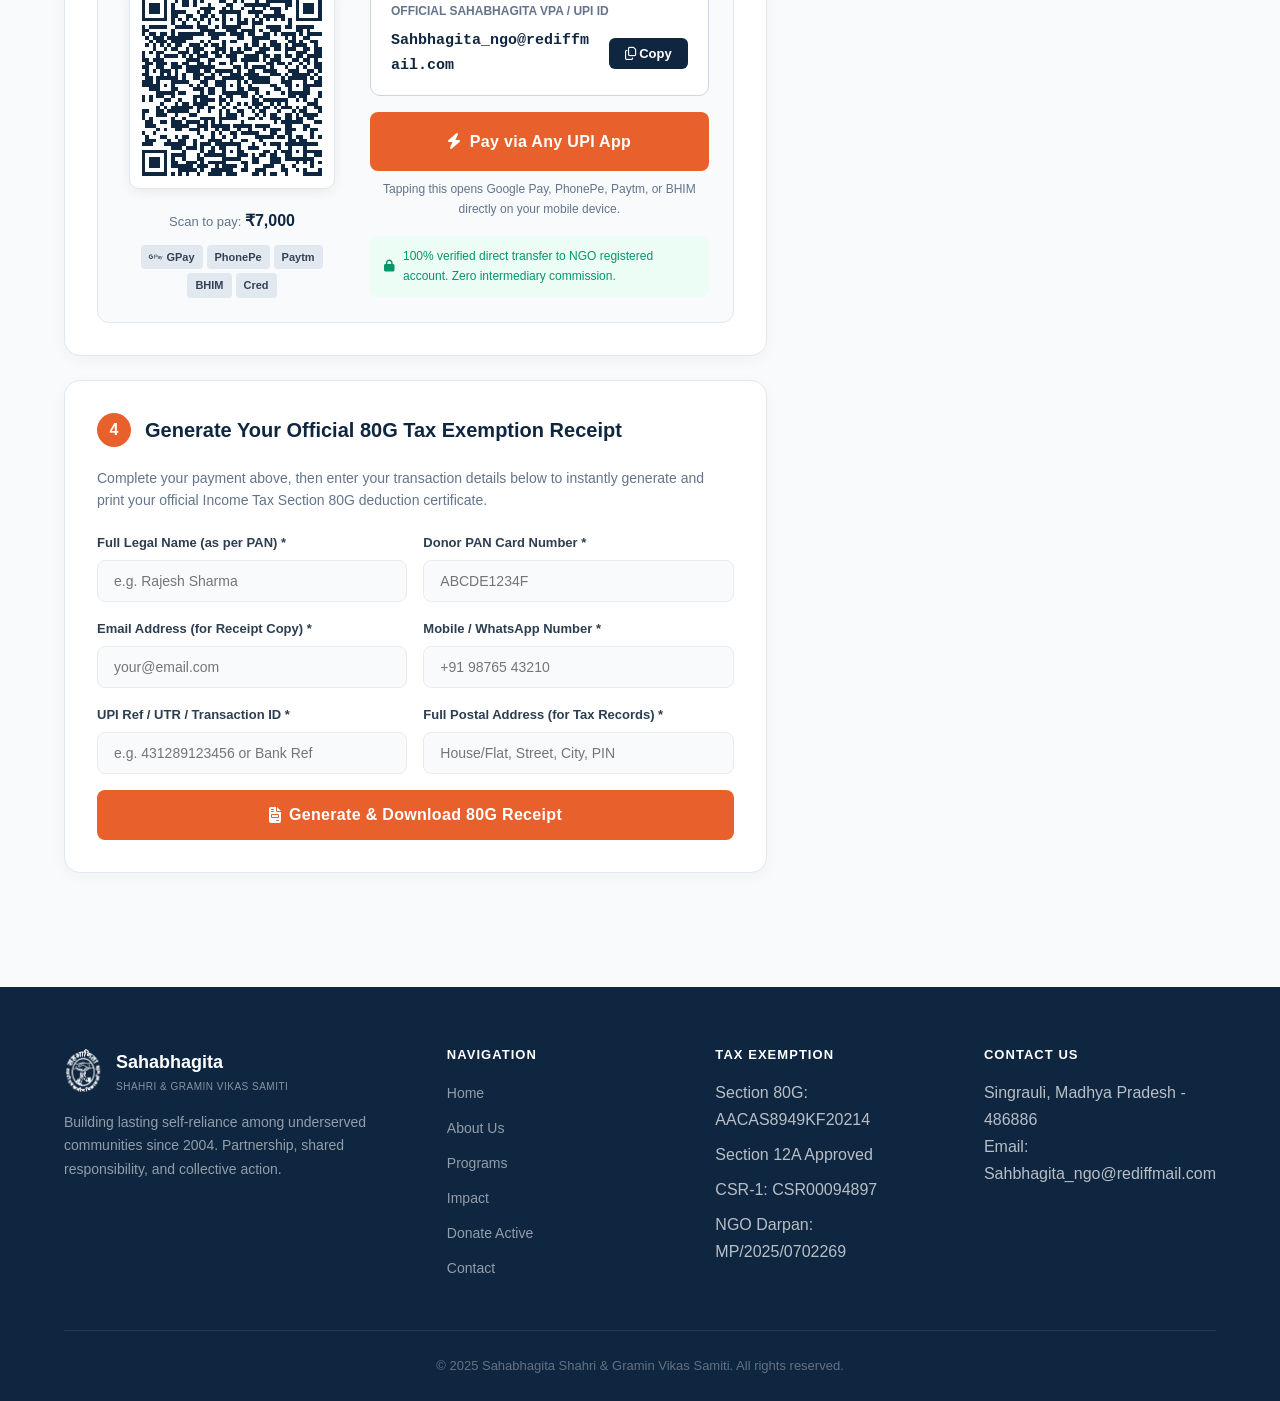
<file: donate.html>
<!DOCTYPE html>
<html lang="en">
<head>
    <meta charset="UTF-8">
    <meta name="viewport" content="width=device-width, initial-scale=1.0">
    <title>Donate Online — Sahabhagita NGO | 80G Tax Deductible (UPI, Bank, CSR)</title>

    <!-- ===== SEO & SEARCH ENGINE TAGS ===== -->
    <meta name="description" content="Support hands-on STEM education, women empowerment, smart agriculture, and waste management with Sahabhagita. 100% tax deductible under Section 80G. Instant UPI QR, NetBanking, and downloadable 80G certificate.">
    <meta name="keywords" content="Donate to STEM education NGO, 80G tax exemption donation, donate to women empowerment India, rural development donation Madhya Pradesh, Project Pratham Pratibha sponsor child, CSR funding Schedule VII, Sahabhagita donation portal">
    <link rel="canonical" href="https://manish2106-sys.github.io/sahabhagita-ngo/donate.html">
    <meta name="robots" content="index, follow">

    <!-- ===== OPEN GRAPH ===== -->
    <meta property="og:locale" content="en_IN">
    <meta property="og:type" content="website">
    <meta property="og:title" content="Donate to Sahabhagita NGO — 100% Tax Deductible 80G">
    <meta property="og:description" content="Sponsor school STEM innovation labs and rural women livelihoods. Instant dynamic UPI QR &amp; official 80G Tax Certificate.">
    <meta property="og:url" content="https://manish2106-sys.github.io/sahabhagita-ngo/donate.html">
    <meta property="og:image" content="https://manish2106-sys.github.io/sahabhagita-ngo/images/image12.png">

    <!-- ===== TWITTER CARDS ===== -->
    <meta name="twitter:card" content="summary_large_image">
    <meta name="twitter:title" content="Donate to Sahabhagita — 80G Tax Exemption">
    <meta name="twitter:description" content="Transform government school education into real engineering capability. Instant UPI, NetBanking &amp; 80G receipt.">
    <meta name="twitter:image" content="https://manish2106-sys.github.io/sahabhagita-ngo/images/image12.png">

    <!-- ===== SECURITY HEADERS ===== -->
    <meta http-equiv="X-Content-Type-Options" content="nosniff">
    <meta http-equiv="X-Frame-Options" content="DENY">
    <meta http-equiv="X-XSS-Protection" content="1; mode=block">
    <meta http-equiv="Permissions-Policy" content="camera=(), microphone=(), geolocation=()">
    <meta http-equiv="Content-Security-Policy" 
          content="default-src 'self'; 
                   script-src 'self'; 
                   style-src 'self' https://fonts.googleapis.com https://cdnjs.cloudflare.com 'unsafe-inline'; 
                   font-src 'self' https://fonts.gstatic.com https://cdnjs.cloudflare.com; 
                   img-src 'self' data: https://manish2106-sys.github.io; 
                   connect-src 'self'; 
                   frame-src 'none'; 
                   object-src 'none'; 
                   base-uri 'self'; 
                   form-action 'self';">
    <meta name="referrer" content="strict-origin-when-cross-origin">

    <link rel="icon" type="image/png" href="images/logo_white.png">
    <link href="https://fonts.googleapis.com/css2?family=Inter:wght@300;400;500;600;700;800;900&display=swap" rel="stylesheet">
    <link rel="stylesheet" href="https://cdnjs.cloudflare.com/ajax/libs/font-awesome/6.5.0/css/all.min.css" integrity="sha512-Avb2QiuDEEvB4bZJYdft2mNjVShBftLGPg8YJ04IY4YZ7C1GKVe1ELJmYZNemNkRnLZBWg9SH38Oy23Af+Eg==" crossorigin="anonymous" referrerpolicy="no-referrer">
    <link rel="stylesheet" href="styles.css">
    <link rel="stylesheet" href="donate.css">
</head>
<body class="donate-page">

    <!-- ==================== NAVIGATION ==================== -->
    <nav class="navbar scrolled" id="navbar" role="navigation" aria-label="Main navigation">
        <div class="nav-container">
            <a href="index.html" class="nav-logo" aria-label="Sahabhagita — Home">
                <img src="images/logo_white.png" alt="Sahabhagita Logo" class="logo-img" width="44" height="48">
                <div class="logo-text">
                    <span class="logo-name">Sahabhagita</span>
                    <span class="logo-tagline">Shahri &amp; Gramin Vikas Samiti</span>
                </div>
            </a>
            <ul class="nav-links" id="navLinks" role="menubar">
                <li role="none"><a href="index.html#home" role="menuitem">Home</a></li>
                <li role="none"><a href="index.html#about" role="menuitem">About</a></li>
                <li role="none"><a href="index.html#programs" role="menuitem">Programs</a></li>
                <li role="none"><a href="index.html#impact" role="menuitem">Impact</a></li>
                <li role="none"><a href="index.html#contact" role="menuitem">Contact</a></li>
                <li role="none"><a href="donate.html" class="nav-donate-btn active" role="menuitem">Donate Active</a></li>
            </ul>
            <button class="nav-toggle" id="navToggle" aria-label="Toggle navigation menu" aria-expanded="false" aria-controls="navLinks">
                <span></span><span></span><span></span>
            </button>
        </div>
    </nav>

    <!-- ==================== HEADER BANNER ==================== -->
    <header class="donate-hero">
        <div class="container">
            <span class="hero-label">80G TAX EXEMPT DONATION PORTAL</span>
            <h1 class="donate-hero-title">Fuel Real Hands-On Change</h1>
            <p class="donate-hero-subtitle">Every rupee goes directly towards building government school innovation labs, training rural makers, and equipping underserved youth with real hardware capabilities.</p>
            
            <div class="tax-badge-row">
                <div class="tax-badge"><i class="fas fa-certificate" aria-hidden="true"></i> Section 80G: <strong>AACAS8949KF20214</strong></div>
                <div class="tax-badge"><i class="fas fa-shield-alt" aria-hidden="true"></i> Section 12A: <strong>ITBA/EXM/S/12A/2021-22/1036077583(1)</strong></div>
                <div class="tax-badge"><i class="fas fa-building" aria-hidden="true"></i> CSR-1: <strong>CSR00094897</strong></div>
                <div class="tax-badge"><i class="fas fa-landmark" aria-hidden="true"></i> Darpan: <strong>MP/2025/0702269</strong></div>
            </div>
        </div>
    </header>

    <!-- ==================== MAIN DONATION EXPERIENCE ==================== -->
    <main class="donate-main-section">
        <div class="container">
            <div class="donation-grid">
                
                <!-- LEFT COLUMN: Step by step donation builder -->
                <div class="donation-builder-col">
                    
                    <!-- STEP 1: Frequency -->
                    <div class="donate-step-box">
                        <div class="step-num-header">
                            <span class="step-badge">1</span>
                            <h3>Choose Donation Frequency</h3>
                        </div>
                        <div class="freq-toggle-group" role="radiogroup" aria-label="Donation frequency">
                            <button type="button" class="freq-btn active" data-freq="one-time" aria-pressed="true">
                                <i class="fas fa-heart" aria-hidden="true"></i> One-Time Gift
                            </button>
                            <button type="button" class="freq-btn" data-freq="monthly" aria-pressed="false">
                                <i class="fas fa-sync-alt" aria-hidden="true"></i> Monthly Champion
                            </button>
                            <button type="button" class="freq-btn" data-freq="csr" aria-pressed="false">
                                <i class="fas fa-briefcase" aria-hidden="true"></i> Corporate CSR
                            </button>
                        </div>
                    </div>

                    <!-- STEP 2: Amount & Impact -->
                    <div class="donate-step-box">
                        <div class="step-num-header">
                            <span class="step-badge">2</span>
                            <h3>Select Your Impact Level</h3>
                        </div>
                        
                        <div class="donation-tiers-grid" role="radiogroup" aria-label="Donation tier">
                            <div class="tier-card" data-amount="500" role="radio" aria-checked="false" tabindex="0">
                                <div class="tier-amount">₹500</div>
                                <div class="tier-title">Starter Kit</div>
                                <p class="tier-desc">Provides 1 learner with hands-on electronics components, breadboard &amp; tools for a month.</p>
                            </div>

                            <div class="tier-card" data-amount="2000" role="radio" aria-checked="false" tabindex="0">
                                <div class="tier-amount">₹2,000</div>
                                <div class="tier-title">Term Scholar</div>
                                <p class="tier-desc">Funds a complete 4-month practical workbench curriculum &amp; trainer guidance for 1 student.</p>
                            </div>

                            <div class="tier-card popular active" data-amount="7000" role="radio" aria-checked="true" tabindex="0">
                                <div class="popular-ribbon">Most Impactful</div>
                                <div class="tier-amount">₹7,000</div>
                                <div class="tier-title">Full Year Maker</div>
                                <p class="tier-desc"><strong>Entire 1-year sponsorship:</strong> All lab costs, full 14-phase hardware curriculum, trainers &amp; maker showcase.</p>
                            </div>

                            <div class="tier-card" data-amount="20000" role="radio" aria-checked="false" tabindex="0">
                                <div class="tier-amount">₹20,000</div>
                                <div class="tier-title">School Workbench</div>
                                <p class="tier-desc">Equips an entire school lab zone with digital multimeters, sensors, microcontrollers &amp; tools.</p>
                            </div>
                        </div>

                        <div class="custom-amount-wrapper">
                            <label for="activeCustomAmount"><strong>Or enter custom amount:</strong></label>
                            <div class="custom-input-group">
                                <span class="currency-prefix">₹</span>
                                <input type="number" id="activeCustomAmount" placeholder="Enter custom amount (min ₹100)" min="100" max="10000000">
                            </div>
                        </div>
                    </div>

                    <!-- STEP 3: Payment Gateway & Methods -->
                    <div class="donate-step-box">
                        <div class="step-num-header">
                            <span class="step-badge">3</span>
                            <h3>Select Active Payment Method</h3>
                        </div>

                        <!-- Method Tabs -->
                        <div class="payment-tabs" role="tablist">
                            <button type="button" class="tab-btn active" data-tab="tab-upi" role="tab" aria-selected="true" aria-controls="tab-upi">
                                <i class="fas fa-mobile-alt" aria-hidden="true"></i> Instant UPI / QR
                            </button>
                            <button type="button" class="tab-btn" data-tab="tab-bank" role="tab" aria-selected="false" aria-controls="tab-bank">
                                <i class="fas fa-university" aria-hidden="true"></i> Bank Transfer (NEFT/IMPS)
                            </button>
                            <button type="button" class="tab-btn" data-tab="tab-csr" role="tab" aria-selected="false" aria-controls="tab-csr">
                                <i class="fas fa-handshake" aria-hidden="true"></i> CSR Partnership
                            </button>
                        </div>

                        <!-- TAB 1: UPI & DYNAMIC QR CODE -->
                        <div class="tab-content active" id="tab-upi" role="tabpanel">
                            <div class="upi-box-wrapper">
                                <div class="upi-qr-column">
                                    <div class="qr-container" id="qrContainer" aria-label="Dynamic UPI QR Code">
                                        <!-- QR code generated by script -->
                                        <div id="qrcode"></div>
                                    </div>
                                    <div class="qr-amount-indicator">Scan to pay: <span class="highlight-amt" id="qrAmountDisplay">₹7,000</span></div>
                                    <div class="upi-apps-icons" aria-label="Supported UPI Apps">
                                        <span class="app-chip"><i class="fab fa-google-pay" aria-hidden="true"></i> GPay</span>
                                        <span class="app-chip">PhonePe</span>
                                        <span class="app-chip">Paytm</span>
                                        <span class="app-chip">BHIM</span>
                                        <span class="app-chip">Cred</span>
                                    </div>
                                </div>
                                
                                <div class="upi-details-column">
                                    <div class="upi-id-card">
                                        <span class="label">Official Sahabhagita VPA / UPI ID</span>
                                        <div class="copy-field">
                                            <code id="upiIdValue">Sahbhagita_ngo@rediffmail.com</code>
                                            <button type="button" class="btn-copy" id="copyUpiBtn" aria-label="Copy UPI ID">
                                                <i class="far fa-copy" aria-hidden="true"></i> Copy
                                            </button>
                                        </div>
                                    </div>

                                    <div class="mobile-pay-action">
                                        <a href="upi://pay?pa=Sahbhagita_ngo@rediffmail.com&pn=Sahabhagita%20Shahri%20Gramin%20Vikas%20Samiti&am=7000&cu=INR&tn=Donation%20Pratham%20Pratibha" class="btn btn-primary btn-block btn-lg" id="directUpiAppBtn">
                                            <i class="fas fa-bolt" aria-hidden="true"></i> Pay via Any UPI App
                                        </a>
                                        <small class="note-center">Tapping this opens Google Pay, PhonePe, Paytm, or BHIM directly on your mobile device.</small>
                                    </div>

                                    <div class="security-guarantee">
                                        <i class="fas fa-lock" aria-hidden="true"></i> 100% verified direct transfer to NGO registered account. Zero intermediary commission.
                                    </div>
                                </div>
                            </div>
                        </div>

                        <!-- TAB 2: BANK TRANSFER DETAILS -->
                        <div class="tab-content" id="tab-bank" role="tabpanel">
                            <div class="bank-details-card">
                                <p class="bank-intro">You can initiate a direct <strong>NEFT, RTGS, or IMPS</strong> transfer from your net-banking or mobile banking app using the official NGO account details below:</p>
                                
                                <div class="bank-spec-grid">
                                    <div class="bank-spec-item">
                                        <span class="spec-label">Account Name (Beneficiary)</span>
                                        <div class="spec-value-row">
                                            <span class="spec-value">Sahabhagita Shahri &amp; Gramin Vikas Samiti</span>
                                            <button type="button" class="btn-copy-small" data-copy="Sahabhagita Shahri &amp; Gramin Vikas Samiti">Copy</button>
                                        </div>
                                    </div>

                                    <div class="bank-spec-item">
                                        <span class="spec-label">Account Number</span>
                                        <div class="spec-value-row">
                                            <span class="spec-value"><strong>31962384751</strong></span>
                                            <button type="button" class="btn-copy-small" data-copy="31962384751">Copy</button>
                                        </div>
                                    </div>

                                    <div class="bank-spec-item">
                                        <span class="spec-label">IFSC Code</span>
                                        <div class="spec-value-row">
                                            <span class="spec-value"><strong>SBIN0003554</strong></span>
                                            <button type="button" class="btn-copy-small" data-copy="SBIN0003554">Copy</button>
                                        </div>
                                    </div>

                                    <div class="bank-spec-item">
                                        <span class="spec-label">Bank &amp; Branch</span>
                                        <span class="spec-value">State Bank of India, Singrauli / Waidhan Branch (MP)</span>
                                    </div>

                                    <div class="bank-spec-item">
                                        <span class="spec-label">Account Type</span>
                                        <span class="spec-value">Savings / Institutional Non-Profit Account</span>
                                    </div>

                                    <div class="bank-spec-item">
                                        <span class="spec-label">Permanent Account Number (PAN)</span>
                                        <div class="spec-value-row">
                                            <span class="spec-value"><strong>AACAS8949K</strong></span>
                                            <button type="button" class="btn-copy-small" data-copy="AACAS8949K">Copy</button>
                                        </div>
                                    </div>
                                </div>
                            </div>
                        </div>

                        <!-- TAB 3: CORPORATE CSR -->
                        <div class="tab-content" id="tab-csr" role="tabpanel">
                            <div class="csr-info-box">
                                <h4>Corporate Social Responsibility (CSR) Partnership</h4>
                                <p>Sahabhagita is fully compliant with <strong>Section 135 &amp; Schedule VII</strong> of the Companies Act, 2013, meeting all Item (ii) criteria for promoting education and employment-enhancing vocational skills.</p>
                                
                                <ul class="csr-credentials-list">
                                    <li><strong>MCA CSR-1 Registration:</strong> CSR00094897 (Ministry of Corporate Affairs, SRN: AB5710340)</li>
                                    <li><strong>Income Tax Exemption:</strong> Section 12A &amp; 80G perpetual clearance</li>
                                    <li><strong>NITI Aayog Darpan:</strong> MP/2025/0702269</li>
                                    <li><strong>Audited Track Record:</strong> Available for previous 3 fiscal years with Utilization Certificates (UC)</li>
                                    <li><strong>Direct Contact for CSR Leads:</strong> Mr. Pramendra Kumar Singh (Secretary &amp; Program Director) at <a href="mailto:Sahbhagita_ngo@rediffmail.com">Sahbhagita_ngo@rediffmail.com</a></li>
                                </ul>
                            </div>
                        </div>
                    </div>

                    <!-- STEP 4: Generate Instant 80G Receipt -->
                    <div class="donate-step-box" id="receiptSection">
                        <div class="step-num-header">
                            <span class="step-badge">4</span>
                            <h3>Generate Your Official 80G Tax Exemption Receipt</h3>
                        </div>
                        <p class="receipt-note">Complete your payment above, then enter your transaction details below to instantly generate and print your official Income Tax Section 80G deduction certificate.</p>
                        
                        <form id="receiptGeneratorForm" class="receipt-form" novalidate>
                            <div class="form-row">
                                <div class="form-group">
                                    <label for="donorFullName">Full Legal Name (as per PAN) *</label>
                                    <input type="text" id="donorFullName" required placeholder="e.g. Rajesh Sharma" maxlength="100">
                                </div>
                                <div class="form-group">
                                    <label for="donorPanNumber">Donor PAN Card Number *</label>
                                    <input type="text" id="donorPanNumber" required placeholder="ABCDE1234F" maxlength="10" style="text-transform: uppercase;">
                                </div>
                            </div>

                            <div class="form-row">
                                <div class="form-group">
                                    <label for="donorEmailAddr">Email Address (for Receipt Copy) *</label>
                                    <input type="email" id="donorEmailAddr" required placeholder="your@email.com">
                                </div>
                                <div class="form-group">
                                    <label for="donorPhoneNum">Mobile / WhatsApp Number *</label>
                                    <input type="tel" id="donorPhoneNum" required placeholder="+91 98765 43210">
                                </div>
                            </div>

                            <div class="form-row">
                                <div class="form-group">
                                    <label for="donorTransactionRef">UPI Ref / UTR / Transaction ID *</label>
                                    <input type="text" id="donorTransactionRef" required placeholder="e.g. 431289123456 or Bank Ref" maxlength="50">
                                </div>
                                <div class="form-group">
                                    <label for="donorPostalAddress">Full Postal Address (for Tax Records) *</label>
                                    <input type="text" id="donorPostalAddress" required placeholder="House/Flat, Street, City, PIN" maxlength="200">
                                </div>
                            </div>

                            <!-- Honeypot -->
                            <div style="position:absolute;left:-9999px;" aria-hidden="true">
                                <input type="text" id="check_trap" name="check_trap" tabindex="-1">
                            </div>

                            <button type="submit" class="btn btn-primary btn-block btn-lg" id="generateReceiptBtn">
                                <i class="fas fa-file-invoice" aria-hidden="true"></i> Generate &amp; Download 80G Receipt
                            </button>
                        </form>
                    </div>

                </div>

                <!-- RIGHT COLUMN: Impact, Trust & Transparency Dossier -->
                <aside class="donation-sidebar-col">
                    <div class="trust-card">
                        <div class="trust-header">
                            <i class="fas fa-hand-holding-heart" aria-hidden="true"></i>
                            <h4>Where Your Donation Goes</h4>
                        </div>
                        <div class="unit-breakdown">
                            <div class="breakdown-stat-row">
                                <span class="breakdown-category">Innovation Labs &amp; Learner Hardware</span>
                                <span class="breakdown-amount">₹2,900 (41%)</span>
                            </div>
                            <div class="breakdown-bar"><div class="fill" style="width: 41%;"></div></div>

                            <div class="breakdown-stat-row">
                                <span class="breakdown-category">Field Trainers &amp; Mentorship</span>
                                <span class="breakdown-amount">₹1,786 (26%)</span>
                            </div>
                            <div class="breakdown-bar"><div class="fill" style="width: 26%;"></div></div>

                            <div class="breakdown-stat-row">
                                <span class="breakdown-category">Tech Modules &amp; Inter-School Events</span>
                                <span class="breakdown-amount">₹1,380 (20%)</span>
                            </div>
                            <div class="breakdown-bar"><div class="fill" style="width: 20%;"></div></div>

                            <div class="breakdown-stat-row">
                                <span class="breakdown-category">Administration &amp; Field Support</span>
                                <span class="breakdown-amount">₹934 (13%)</span>
                            </div>
                            <div class="breakdown-bar"><div class="fill" style="width: 13%;"></div></div>
                        </div>
                        <div class="cost-note">Every ₹7,000 provides full 365-day access, training, and permanent hardware to 1 government school learner.</div>
                    </div>

                    <div class="trust-card">
                        <div class="trust-header">
                            <i class="fas fa-shield-alt" aria-hidden="true"></i>
                            <h4>Trust &amp; Compliance Dossier</h4>
                        </div>
                        <ul class="dossier-items">
                            <li><i class="fas fa-check-circle" aria-hidden="true"></i> <strong>20+ Years</strong> of unbroken grassroots delivery in MP</li>
                            <li><i class="fas fa-check-circle" aria-hidden="true"></i> <strong>Audited Annually</strong> by Manish K Ramawati &amp; Co., Chartered Accountants</li>
                            <li><i class="fas fa-check-circle" aria-hidden="true"></i> <strong>Reliance Power CSR Partner</strong> for Sasan UMPP project</li>
                            <li><i class="fas fa-check-circle" aria-hidden="true"></i> <strong>60% Female Participation</strong> mandate across all student cohorts</li>
                            <li><i class="fas fa-check-circle" aria-hidden="true"></i> <strong>100% Tax Exemption</strong> under Section 80G</li>
                        </ul>
                    </div>

                    <div class="trust-card contact-help-box">
                        <div class="trust-header">
                            <i class="fas fa-phone-alt" aria-hidden="true"></i>
                            <h4>Donation Support Desk</h4>
                        </div>
                        <p>Need assistance or wire transfer confirmation? Reach our Program Office directly:</p>
                        <p class="help-contact">
                            <strong>Mr. Pramendra Kumar Singh</strong><br>
                            Secretary &amp; Program Director<br>
                            Email: <a href="mailto:Sahbhagita_ngo@rediffmail.com">Sahbhagita_ngo@rediffmail.com</a><br>
                            Singrauli, Madhya Pradesh - 486886
                        </p>
                    </div>
                </aside>

            </div>
        </div>
    </main>

    <!-- ==================== PRINTABLE 80G RECEIPT MODAL ==================== -->
    <div class="receipt-modal-overlay" id="receiptModal" role="dialog" aria-modal="true" aria-labelledby="receiptTitle" aria-hidden="true">
        <div class="receipt-container">
            <div class="receipt-actions no-print">
                <button type="button" class="btn btn-primary" id="printReceiptBtn"><i class="fas fa-print" aria-hidden="true"></i> Print / Save PDF</button>
                <button type="button" class="btn btn-outline" id="closeReceiptBtn"><i class="fas fa-times" aria-hidden="true"></i> Close</button>
            </div>

            <!-- THE OFFICIAL RECEIPT DOCUMENT -->
            <div class="official-receipt-doc" id="officialReceiptDoc">
                <div class="receipt-header-banner">
                    <img src="images/logo_white.png" alt="Logo" class="receipt-logo" width="60" height="65">
                    <div class="receipt-org-info">
                        <h2>SAHBHAGITA SHAHRI &amp; GRAMIN VIKAS SAMITI</h2>
                        <p class="reg-sub">Reg. No: 05/25/04/06745/06 | Madhya Pradesh Society Registrikaran Adhiniyam, 1973</p>
                        <p class="addr-sub">Ward No. 31, Gram Harrai, Post Baidhan, Singrauli, Madhya Pradesh - 486886</p>
                        <p class="contacts-sub">Email: Sahbhagita_ngo@rediffmail.com | NITI Aayog Darpan: MP/2025/0702269</p>
                    </div>
                </div>

                <div class="receipt-title-bar">
                    <h3>DONATION RECEIPT &amp; 80G TAX EXEMPTION CERTIFICATE</h3>
                    <div class="receipt-meta-row">
                        <span><strong>Receipt No:</strong> <span id="r_receiptNumber">SHB-2026-0001</span></span>
                        <span><strong>Date:</strong> <span id="r_receiptDate">09 Nov 2026</span></span>
                    </div>
                </div>

                <div class="tax-clearance-box">
                    <p>Donations to Sahabhagita Shahri &amp; Gramin Vikas Samiti are eligible for tax deduction under <strong>Section 80G</strong> of the Income Tax Act, 1961.</p>
                    <div class="tax-codes-grid">
                        <div><strong>80G Registration:</strong> AACAS8949KF20214</div>
                        <div><strong>Section 12A Registration:</strong> ITBA/EXM/S/12A/2021-22/1036077583(1)</div>
                        <div><strong>Organization PAN:</strong> AACAS8949K</div>
                        <div><strong>MCA CSR-1 Reg:</strong> CSR00094897</div>
                    </div>
                </div>

                <table class="receipt-details-table">
                    <tr>
                        <td class="col-lbl">Received With Thanks From:</td>
                        <td class="col-val"><strong id="r_donorName">Rajesh Sharma</strong></td>
                    </tr>
                    <tr>
                        <td class="col-lbl">Donor PAN Number:</td>
                        <td class="col-val"><strong id="r_donorPan">ABCDE1234F</strong></td>
                    </tr>
                    <tr>
                        <td class="col-lbl">Donor Address:</td>
                        <td class="col-val" id="r_donorAddress">123 Civil Lines, Bhopal, MP</td>
                    </tr>
                    <tr>
                        <td class="col-lbl">Donor Contact:</td>
                        <td class="col-val"><span id="r_donorEmail">donor@example.com</span> | <span id="r_donorPhone">+91 9876543210</span></td>
                    </tr>
                    <tr>
                        <td class="col-lbl">Amount Donated:</td>
                        <td class="col-val"><span class="highlight-amt-receipt">₹<span id="r_donorAmount">7,000</span></span> (<span id="r_donorAmountWords">Seven Thousand Rupees Only</span>)</td>
                    </tr>
                    <tr>
                        <td class="col-lbl">Transaction Reference / UTR:</td>
                        <td class="col-val"><code id="r_donorUtr">UPI-431289123456</code></td>
                    </tr>
                    <tr>
                        <td class="col-lbl">Program Supported:</td>
                        <td class="col-val">Project Pratham Pratibha (STEM Innovation Labs for Government Schools)</td>
                    </tr>
                </table>

                <div class="receipt-footer-signatures">
                    <div class="seal-box">
                        <div class="stamp-circle">
                            <span>SAHBHAGITA</span>
                            <small>SINGRAULI (M.P.)</small>
                            <small>REG: 2006</small>
                        </div>
                    </div>
                    <div class="signature-box">
                        <div class="sign-line"></div>
                        <p class="signatory-name"><strong>Mr. Pramendra Kumar Singh</strong></p>
                        <p class="signatory-title">Secretary &amp; Program Director</p>
                        <p class="signatory-org">Sahabhagita Shahri &amp; Gramin Vikas Samiti</p>
                    </div>
                </div>

                <div class="receipt-legal-fineprint">
                    <p>* This receipt is computer-generated and verified against Sahabhagita books of accounts. Retain this certificate for filing Income Tax Return claiming deduction under Section 80G.</p>
                </div>
            </div>
        </div>
    </div>

    <!-- ==================== FOOTER ==================== -->
    <footer class="footer" role="contentinfo">
        <div class="container">
            <div class="footer-grid">
                <div class="footer-about">
                    <div class="footer-logo">
                        <img src="images/logo_white.png" alt="Sahabhagita Logo" width="40" height="44">
                        <div>
                            <span class="footer-name">Sahabhagita</span>
                            <span class="footer-full-name">Shahri &amp; Gramin Vikas Samiti</span>
                        </div>
                    </div>
                    <p>Building lasting self-reliance among underserved communities since 2004. Partnership, shared responsibility, and collective action.</p>
                </div>
                <div class="footer-links-section">
                    <h4>Navigation</h4>
                    <ul>
                        <li><a href="index.html#home">Home</a></li>
                        <li><a href="index.html#about">About Us</a></li>
                        <li><a href="index.html#programs">Programs</a></li>
                        <li><a href="index.html#impact">Impact</a></li>
                        <li><a href="donate.html">Donate Active</a></li>
                        <li><a href="index.html#contact">Contact</a></li>
                    </ul>
                </div>
                <div class="footer-links-section">
                    <h4>Tax Exemption</h4>
                    <ul>
                        <li><span class="text-white">Section 80G: AACAS8949KF20214</span></li>
                        <li><span class="text-white">Section 12A Approved</span></li>
                        <li><span class="text-white">CSR-1: CSR00094897</span></li>
                        <li><span class="text-white">NGO Darpan: MP/2025/0702269</span></li>
                    </ul>
                </div>
                <div class="footer-links-section">
                    <h4>Contact Us</h4>
                    <p class="text-muted-white">Singrauli, Madhya Pradesh - 486886<br>
                    Email: Sahbhagita_ngo@rediffmail.com</p>
                </div>
            </div>
            <div class="footer-bottom">
                <p>&copy; 2025 Sahabhagita Shahri &amp; Gramin Vikas Samiti. All rights reserved.</p>
            </div>
        </div>
    </footer>

    <!-- QR Code Generator & Scripts -->
    <script src="qrcode.min.js"></script>
    <script src="donate.js"></script>
</body>
</html>
</file>
<file: styles.css>
/* ============================================
   SAHABHAGITA — Elegant NGO Website Styles
   Inspired by WFP design language
   ============================================ */

/* ---- CSS Variables ---- */
:root {
    --primary: #1B3A5C;
    --primary-dark: #0F2640;
    --primary-light: #2A5A8C;
    --accent: #E8612D;
    --accent-hover: #D14E1E;
    --accent-light: #FFF0EB;
    --gold: #D4A843;
    --green: #2D8B4E;
    --text: #2C3E50;
    --text-light: #6B7B8D;
    --text-muted: #95A5B6;
    --bg: #FFFFFF;
    --bg-light: #F7F9FC;
    --bg-warm: #FBF9F7;
    --border: #E8ECF1;
    --shadow-sm: 0 2px 8px rgba(0,0,0,0.06);
    --shadow-md: 0 4px 20px rgba(0,0,0,0.08);
    --shadow-lg: 0 8px 40px rgba(0,0,0,0.12);
    --radius-sm: 8px;
    --radius-md: 12px;
    --radius-lg: 20px;
    --transition: 0.3s cubic-bezier(0.4, 0, 0.2, 1);
    --max-width: 1200px;
}

/* ---- Reset & Base ---- */
*, *::before, *::after {
    margin: 0;
    padding: 0;
    box-sizing: border-box;
}

html {
    scroll-behavior: smooth;
    scroll-padding-top: 80px;
}

body {
    font-family: 'Inter', -apple-system, BlinkMacSystemFont, 'Segoe UI', sans-serif;
    font-size: 16px;
    line-height: 1.7;
    color: var(--text);
    background: var(--bg);
    -webkit-font-smoothing: antialiased;
}

img {
    max-width: 100%;
    height: auto;
    display: block;
}

a {
    color: var(--primary-light);
    text-decoration: none;
    transition: color var(--transition);
}

a:hover {
    color: var(--accent);
}

.container {
    width: 100%;
    max-width: var(--max-width);
    margin: 0 auto;
    padding: 0 24px;
}

/* ---- Typography ---- */
h1, h2, h3, h4 {
    line-height: 1.2;
    font-weight: 700;
    color: var(--text);
}

/* ---- Buttons ---- */
.btn {
    display: inline-flex;
    align-items: center;
    justify-content: center;
    gap: 8px;
    padding: 12px 28px;
    border: none;
    border-radius: var(--radius-sm);
    font-family: inherit;
    font-size: 15px;
    font-weight: 600;
    cursor: pointer;
    transition: all var(--transition);
    text-decoration: none;
    letter-spacing: 0.02em;
}

.btn-primary {
    background: var(--accent);
    color: #fff;
}

.btn-primary:hover {
    background: var(--accent-hover);
    color: #fff;
    transform: translateY(-2px);
    box-shadow: 0 6px 20px rgba(232, 97, 45, 0.3);
}

.btn-outline-white {
    background: transparent;
    color: #fff;
    border: 2px solid rgba(255,255,255,0.6);
}

.btn-outline-white:hover {
    background: #fff;
    color: var(--primary);
    border-color: #fff;
}

.btn-lg {
    padding: 16px 36px;
    font-size: 16px;
}

.btn-block {
    width: 100%;
}

/* ============================================
   NAVIGATION
   ============================================ */
.navbar {
    position: fixed;
    top: 0;
    left: 0;
    right: 0;
    z-index: 1000;
    background: transparent;
    transition: all var(--transition);
    padding: 16px 0;
}

.navbar.scrolled {
    background: rgba(15, 38, 64, 0.97);
    backdrop-filter: blur(12px);
    padding: 10px 0;
    box-shadow: 0 2px 20px rgba(0,0,0,0.15);
}

.nav-container {
    max-width: var(--max-width);
    margin: 0 auto;
    padding: 0 24px;
    display: flex;
    align-items: center;
    justify-content: space-between;
}

.nav-logo {
    display: flex;
    align-items: center;
    gap: 12px;
    text-decoration: none;
}

.logo-img {
    width: 44px;
    height: 48px;
    object-fit: contain;
}

.logo-text {
    display: flex;
    flex-direction: column;
}

.logo-name {
    font-size: 20px;
    font-weight: 800;
    color: #fff;
    letter-spacing: -0.02em;
}

.logo-tagline {
    font-size: 10px;
    color: rgba(255,255,255,0.7);
    letter-spacing: 0.05em;
    text-transform: uppercase;
    font-weight: 500;
}

.nav-links {
    display: flex;
    align-items: center;
    gap: 4px;
    list-style: none;
}

.nav-links a {
    color: rgba(255,255,255,0.85);
    font-size: 14px;
    font-weight: 500;
    padding: 8px 16px;
    border-radius: var(--radius-sm);
    transition: all var(--transition);
}

.nav-links a:hover {
    color: #fff;
    background: rgba(255,255,255,0.1);
}

.nav-donate-btn {
    background: var(--accent) !important;
    color: #fff !important;
    padding: 10px 24px !important;
    border-radius: var(--radius-sm) !important;
    font-weight: 600 !important;
}

.nav-donate-btn:hover {
    background: var(--accent-hover) !important;
    transform: translateY(-1px);
}

.nav-toggle {
    display: none;
    flex-direction: column;
    gap: 5px;
    background: none;
    border: none;
    cursor: pointer;
    padding: 4px;
}

.nav-toggle span {
    width: 24px;
    height: 2px;
    background: #fff;
    border-radius: 2px;
    transition: all var(--transition);
}

/* ============================================
   HERO SECTION
   ============================================ */
.hero {
    position: relative;
    min-height: 100vh;
    display: flex;
    flex-direction: column;
    justify-content: center;
    align-items: center;
    background: linear-gradient(135deg, #0F2640 0%, #1B3A5C 40%, #2A5A8C 100%);
    overflow: hidden;
}

.hero::before {
    content: '';
    position: absolute;
    inset: 0;
    background: url('images/image7.png') center/cover;
    opacity: 0.12;
}

.hero-overlay {
    position: absolute;
    inset: 0;
    background: radial-gradient(ellipse at 30% 50%, rgba(42, 90, 140, 0.3) 0%, transparent 70%),
                radial-gradient(ellipse at 70% 80%, rgba(232, 97, 45, 0.1) 0%, transparent 50%);
}

.hero-content {
    position: relative;
    text-align: center;
    max-width: 800px;
    padding: 0 24px;
    margin-bottom: 60px;
}

.hero-label {
    display: inline-block;
    font-size: 13px;
    font-weight: 600;
    color: rgba(255,255,255,0.7);
    text-transform: uppercase;
    letter-spacing: 0.15em;
    margin-bottom: 24px;
    padding: 6px 20px;
    border: 1px solid rgba(255,255,255,0.2);
    border-radius: 50px;
}

.hero-title {
    font-size: clamp(40px, 6vw, 72px);
    font-weight: 900;
    color: #fff;
    margin-bottom: 24px;
    letter-spacing: -0.03em;
    line-height: 1.05;
}

.hero-subtitle {
    font-size: clamp(16px, 2vw, 20px);
    color: rgba(255,255,255,0.8);
    max-width: 600px;
    margin: 0 auto 40px;
    font-weight: 400;
    line-height: 1.7;
}

.hero-btns {
    display: flex;
    gap: 16px;
    justify-content: center;
    flex-wrap: wrap;
}

.hero-stats {
    position: relative;
    display: flex;
    gap: 0;
    background: rgba(255,255,255,0.08);
    backdrop-filter: blur(10px);
    border-radius: var(--radius-md);
    border: 1px solid rgba(255,255,255,0.12);
    overflow: hidden;
}

.hero-stat {
    display: flex;
    flex-direction: column;
    align-items: center;
    padding: 28px 40px;
    border-right: 1px solid rgba(255,255,255,0.1);
}

.hero-stat:last-child {
    border-right: none;
}

.stat-number {
    font-size: 36px;
    font-weight: 800;
    color: #fff;
    letter-spacing: -0.02em;
}

.stat-suffix {
    font-size: 28px;
    font-weight: 700;
    color: var(--accent);
}

.stat-label {
    font-size: 12px;
    color: rgba(255,255,255,0.6);
    text-transform: uppercase;
    letter-spacing: 0.08em;
    font-weight: 500;
    margin-top: 4px;
}

/* ============================================
   MISSION BANNER
   ============================================ */
.mission-banner {
    background: var(--bg);
    padding: 80px 0;
    border-bottom: 1px solid var(--border);
}

.mission-grid {
    display: grid;
    grid-template-columns: repeat(3, 1fr);
    gap: 40px;
}

.mission-card {
    text-align: center;
    padding: 32px 24px;
}

.mission-icon {
    width: 60px;
    height: 60px;
    display: flex;
    align-items: center;
    justify-content: center;
    margin: 0 auto 20px;
    border-radius: 50%;
    background: var(--accent-light);
    color: var(--accent);
    font-size: 22px;
}

.mission-card h3 {
    font-size: 20px;
    margin-bottom: 12px;
    color: var(--primary);
}

.mission-card p {
    font-size: 15px;
    color: var(--text-light);
    line-height: 1.7;
}

/* ============================================
   SECTION HEADER
   ============================================ */
.section-header {
    text-align: center;
    margin-bottom: 60px;
}

.section-label {
    display: inline-block;
    font-size: 12px;
    font-weight: 700;
    color: var(--accent);
    text-transform: uppercase;
    letter-spacing: 0.15em;
    margin-bottom: 12px;
}

.section-label--light {
    color: rgba(255,255,255,0.7);
}

.section-title {
    font-size: clamp(28px, 4vw, 42px);
    font-weight: 800;
    color: var(--primary);
    letter-spacing: -0.02em;
}

.section-title--light {
    color: #fff;
}

/* ============================================
   ABOUT SECTION
   ============================================ */
.about {
    padding: 100px 0;
    background: var(--bg);
}

.about-grid {
    display: grid;
    grid-template-columns: 1.2fr 0.8fr;
    gap: 60px;
    align-items: start;
}

.about-lead {
    font-size: 18px;
    line-height: 1.8;
    margin-bottom: 20px;
    color: var(--text);
}

.about-content p {
    margin-bottom: 16px;
    color: var(--text-light);
    line-height: 1.8;
}

.about-highlights {
    display: grid;
    grid-template-columns: 1fr 1fr;
    gap: 12px;
    margin-top: 32px;
}

.highlight {
    display: flex;
    align-items: center;
    gap: 10px;
    padding: 12px 16px;
    background: var(--bg-light);
    border-radius: var(--radius-sm);
    font-size: 13px;
    font-weight: 500;
    color: var(--text);
}

.highlight i {
    color: var(--green);
    font-size: 14px;
}

.about-image {
    position: sticky;
    top: 100px;
}

.about-image img {
    border-radius: var(--radius-md);
    box-shadow: var(--shadow-md);
}

.about-image-caption {
    margin-top: 12px;
    font-size: 13px;
    color: var(--text-muted);
    text-align: center;
    font-style: italic;
}

/* ============================================
   PROGRAMS SECTION
   ============================================ */
.programs {
    padding: 100px 0;
    background: var(--primary);
    color: #fff;
}

/* Flagship */
.flagship-program {
    position: relative;
    background: rgba(255,255,255,0.06);
    border: 1px solid rgba(255,255,255,0.1);
    border-radius: var(--radius-lg);
    padding: 48px;
    margin-bottom: 60px;
    overflow: hidden;
}

.flagship-badge {
    position: absolute;
    top: 20px;
    right: 20px;
    background: var(--accent);
    color: #fff;
    font-size: 11px;
    font-weight: 700;
    text-transform: uppercase;
    letter-spacing: 0.1em;
    padding: 6px 16px;
    border-radius: 50px;
}

.flagship-grid {
    display: grid;
    grid-template-columns: 1fr 1fr;
    gap: 48px;
    align-items: center;
}

.flagship-title {
    font-size: 32px;
    font-weight: 800;
    color: #fff;
    margin-bottom: 4px;
}

.flagship-hindi {
    font-size: 18px;
    color: var(--gold);
    margin-bottom: 20px;
    font-weight: 500;
}

.flagship-desc {
    font-size: 15px;
    color: rgba(255,255,255,0.75);
    margin-bottom: 12px;
    line-height: 1.7;
}

.flagship-stats {
    display: grid;
    grid-template-columns: repeat(4, 1fr);
    gap: 16px;
    margin-top: 32px;
}

.f-stat {
    text-align: center;
    padding: 16px 8px;
    background: rgba(255,255,255,0.08);
    border-radius: var(--radius-sm);
}

.f-stat-num {
    display: block;
    font-size: 24px;
    font-weight: 800;
    color: #fff;
}

.f-stat-label {
    display: block;
    font-size: 11px;
    color: rgba(255,255,255,0.6);
    text-transform: uppercase;
    letter-spacing: 0.08em;
    margin-top: 4px;
}

.flagship-image img {
    border-radius: var(--radius-md);
    box-shadow: var(--shadow-lg);
}

/* Curriculum Path */
.curriculum-path {
    margin-bottom: 60px;
    text-align: center;
}

.path-title {
    font-size: 24px;
    color: #fff;
    margin-bottom: 8px;
}

.path-subtitle {
    font-size: 14px;
    color: rgba(255,255,255,0.6);
    margin-bottom: 40px;
}

.path-steps {
    display: flex;
    align-items: center;
    justify-content: center;
    gap: 0;
    flex-wrap: wrap;
    padding: 0 20px;
}

.path-step {
    text-align: center;
    padding: 24px 16px;
    flex: 0 0 auto;
}

.step-icon {
    width: 52px;
    height: 52px;
    display: flex;
    align-items: center;
    justify-content: center;
    margin: 0 auto 12px;
    background: rgba(255,255,255,0.1);
    border-radius: 50%;
    color: var(--gold);
    font-size: 20px;
    border: 2px solid rgba(255,255,255,0.15);
}

.path-step h4 {
    font-size: 14px;
    font-weight: 700;
    color: #fff;
    margin-bottom: 4px;
}

.path-step p {
    font-size: 12px;
    color: rgba(255,255,255,0.5);
}

.path-connector {
    width: 40px;
    height: 2px;
    background: linear-gradient(90deg, rgba(255,255,255,0.1), rgba(255,255,255,0.3), rgba(255,255,255,0.1));
    flex-shrink: 0;
}

/* Program Cards */
.programs-grid {
    display: grid;
    grid-template-columns: repeat(3, 1fr);
    gap: 24px;
}

.program-card {
    background: rgba(255,255,255,0.06);
    border: 1px solid rgba(255,255,255,0.1);
    border-radius: var(--radius-md);
    padding: 32px 24px;
    transition: all var(--transition);
}

.program-card:hover {
    background: rgba(255,255,255,0.1);
    transform: translateY(-4px);
}

.program-card-icon {
    width: 48px;
    height: 48px;
    display: flex;
    align-items: center;
    justify-content: center;
    background: rgba(232, 97, 45, 0.2);
    border-radius: var(--radius-sm);
    color: var(--accent);
    font-size: 20px;
    margin-bottom: 20px;
}

.program-card h4 {
    font-size: 16px;
    font-weight: 700;
    color: #fff;
    margin-bottom: 10px;
}

.program-card p {
    font-size: 14px;
    color: rgba(255,255,255,0.6);
    line-height: 1.6;
}

/* ============================================
   IMPACT SECTION
   ============================================ */
.impact {
    padding: 100px 0;
    background: var(--bg-light);
}

.impact-grid {
    display: grid;
    grid-template-columns: repeat(3, 1fr);
    gap: 24px;
}

.impact-card {
    background: var(--bg);
    border-radius: var(--radius-md);
    padding: 36px 28px;
    border: 1px solid var(--border);
    transition: all var(--transition);
}

.impact-card:hover {
    box-shadow: var(--shadow-md);
    transform: translateY(-4px);
}

.impact-number {
    font-size: 40px;
    font-weight: 900;
    color: var(--accent);
    letter-spacing: -0.02em;
    margin-bottom: 4px;
}

.impact-label {
    font-size: 16px;
    font-weight: 700;
    color: var(--primary);
    margin-bottom: 8px;
}

.impact-card p {
    font-size: 14px;
    color: var(--text-light);
    line-height: 1.6;
}

/* ============================================
   PARTNERS SECTION
   ============================================ */
.partners {
    padding: 80px 0;
    background: var(--bg);
    border-top: 1px solid var(--border);
}

.partners-grid {
    display: grid;
    grid-template-columns: repeat(3, 1fr);
    gap: 20px;
}

.partner-item {
    display: flex;
    align-items: center;
    gap: 14px;
    padding: 20px 24px;
    background: var(--bg-light);
    border-radius: var(--radius-sm);
    font-size: 14px;
    font-weight: 500;
    color: var(--text);
    transition: all var(--transition);
}

.partner-item:hover {
    box-shadow: var(--shadow-sm);
    transform: translateY(-2px);
}

.partner-item i {
    font-size: 20px;
    color: var(--primary-light);
    width: 24px;
    text-align: center;
}

/* ============================================
   DONATE SECTION
   ============================================ */
.donate {
    padding: 100px 0;
    background: linear-gradient(135deg, var(--primary) 0%, var(--primary-dark) 100%);
}

.donate-wrapper {
    display: grid;
    grid-template-columns: 1fr 1fr;
    gap: 60px;
    align-items: start;
}

.donate-title {
    font-size: 38px;
    font-weight: 800;
    color: #fff;
    margin-bottom: 20px;
    letter-spacing: -0.02em;
}

.donate-desc {
    font-size: 16px;
    color: rgba(255,255,255,0.75);
    line-height: 1.7;
    margin-bottom: 32px;
}

.donate-impact-cards {
    display: grid;
    gap: 12px;
    margin-bottom: 24px;
}

.donate-impact-card {
    display: flex;
    align-items: center;
    gap: 16px;
    padding: 16px 20px;
    background: rgba(255,255,255,0.08);
    border-radius: var(--radius-sm);
    border: 1px solid rgba(255,255,255,0.1);
}

.donate-impact-amount {
    font-size: 20px;
    font-weight: 800;
    color: var(--gold);
    white-space: nowrap;
}

.donate-impact-card p {
    font-size: 14px;
    color: rgba(255,255,255,0.7);
    line-height: 1.5;
}

.donate-tax-note {
    display: flex;
    align-items: center;
    gap: 10px;
    padding: 14px 18px;
    background: rgba(45, 139, 78, 0.2);
    border-radius: var(--radius-sm);
    color: rgba(255,255,255,0.8);
    font-size: 13px;
}

.donate-tax-note i {
    color: var(--green);
    font-size: 16px;
}

/* Donate Form */
.donate-form-wrapper {
    background: #fff;
    border-radius: var(--radius-lg);
    padding: 40px;
    box-shadow: var(--shadow-lg);
}

.donate-form h3 {
    font-size: 22px;
    font-weight: 700;
    margin-bottom: 24px;
    color: var(--primary);
}

.amount-options {
    display: grid;
    grid-template-columns: repeat(4, 1fr);
    gap: 10px;
    margin-bottom: 20px;
}

.amount-btn {
    padding: 12px 8px;
    border: 2px solid var(--border);
    border-radius: var(--radius-sm);
    background: var(--bg);
    font-family: inherit;
    font-size: 15px;
    font-weight: 700;
    color: var(--text);
    cursor: pointer;
    transition: all var(--transition);
}

.amount-btn:hover {
    border-color: var(--accent);
    color: var(--accent);
}

.amount-btn.active {
    background: var(--accent);
    border-color: var(--accent);
    color: #fff;
}

/* ============================================
   FORMS (Shared)
   ============================================ */
.form-group {
    margin-bottom: 16px;
}

.form-group label {
    display: block;
    font-size: 13px;
    font-weight: 600;
    color: var(--text);
    margin-bottom: 6px;
}

.form-group input,
.form-group select,
.form-group textarea {
    width: 100%;
    padding: 12px 16px;
    border: 1.5px solid var(--border);
    border-radius: var(--radius-sm);
    font-family: inherit;
    font-size: 14px;
    color: var(--text);
    background: var(--bg);
    transition: all var(--transition);
    outline: none;
}

.form-group input:focus,
.form-group select:focus,
.form-group textarea:focus {
    border-color: var(--accent);
    box-shadow: 0 0 0 3px rgba(232, 97, 45, 0.1);
}

.form-group textarea {
    resize: vertical;
}

.form-note {
    margin-top: 12px;
    font-size: 12px;
    color: var(--text-muted);
    text-align: center;
}

.form-row {
    display: grid;
    grid-template-columns: 1fr 1fr;
    gap: 16px;
}

/* ============================================
   CONTACT SECTION
   ============================================ */
.contact {
    padding: 100px 0;
    background: var(--bg-warm);
}

.contact-grid {
    display: grid;
    grid-template-columns: 1fr 1fr;
    gap: 60px;
}

.contact-info {
    display: grid;
    gap: 16px;
}

.contact-card {
    display: flex;
    gap: 16px;
    padding: 24px;
    background: var(--bg);
    border-radius: var(--radius-md);
    border: 1px solid var(--border);
    transition: all var(--transition);
}

.contact-card:hover {
    box-shadow: var(--shadow-sm);
}

.contact-card-icon {
    width: 48px;
    height: 48px;
    display: flex;
    align-items: center;
    justify-content: center;
    border-radius: var(--radius-sm);
    background: var(--accent-light);
    color: var(--accent);
    font-size: 18px;
    flex-shrink: 0;
}

.contact-card h4 {
    font-size: 15px;
    font-weight: 700;
    color: var(--primary);
    margin-bottom: 4px;
}

.contact-card p {
    font-size: 14px;
    color: var(--text-light);
    line-height: 1.6;
}

.contact-card a {
    color: var(--accent);
}

.contact-form-wrapper {
    background: var(--bg);
    border-radius: var(--radius-lg);
    padding: 40px;
    border: 1px solid var(--border);
    box-shadow: var(--shadow-sm);
}

.contact-form h3 {
    font-size: 22px;
    font-weight: 700;
    margin-bottom: 24px;
    color: var(--primary);
}

/* ============================================
   FOOTER
   ============================================ */
.footer {
    background: var(--primary-dark);
    color: rgba(255,255,255,0.7);
    padding: 60px 0 0;
}

.footer-grid {
    display: grid;
    grid-template-columns: 1.5fr 1fr 1fr 1fr;
    gap: 40px;
    padding-bottom: 40px;
    border-bottom: 1px solid rgba(255,255,255,0.1);
}

.footer-logo {
    display: flex;
    align-items: center;
    gap: 12px;
    margin-bottom: 16px;
}

.footer-logo img {
    width: 40px;
    height: 44px;
    object-fit: contain;
}

.footer-name {
    font-size: 18px;
    font-weight: 800;
    color: #fff;
    display: block;
}

.footer-full-name {
    font-size: 10px;
    color: rgba(255,255,255,0.5);
    text-transform: uppercase;
    letter-spacing: 0.05em;
    display: block;
}

.footer-about p {
    font-size: 14px;
    line-height: 1.7;
    color: rgba(255,255,255,0.55);
}

.footer-links-section h4 {
    font-size: 13px;
    font-weight: 700;
    color: #fff;
    text-transform: uppercase;
    letter-spacing: 0.08em;
    margin-bottom: 16px;
}

.footer-links-section ul {
    list-style: none;
}

.footer-links-section li {
    margin-bottom: 8px;
}

.footer-links-section a {
    font-size: 14px;
    color: rgba(255,255,255,0.55);
    transition: color var(--transition);
}

.footer-links-section a:hover {
    color: #fff;
}

.footer-certifications {
    display: flex;
    flex-direction: column;
    gap: 6px;
    margin-top: 16px;
}

.footer-certifications span {
    font-size: 12px;
    color: rgba(255,255,255,0.4);
}

.footer-certifications i {
    color: var(--green);
    margin-right: 6px;
}

.footer-bottom {
    padding: 24px 0;
    text-align: center;
}

.footer-bottom p {
    font-size: 13px;
    color: rgba(255,255,255,0.35);
}

/* ============================================
   SCROLL TO TOP
   ============================================ */
.scroll-top {
    position: fixed;
    bottom: 30px;
    right: 30px;
    width: 48px;
    height: 48px;
    border-radius: 50%;
    background: var(--accent);
    color: #fff;
    border: none;
    font-size: 18px;
    cursor: pointer;
    box-shadow: var(--shadow-md);
    opacity: 0;
    visibility: hidden;
    transform: translateY(20px);
    transition: all var(--transition);
    z-index: 999;
}

.scroll-top.visible {
    opacity: 1;
    visibility: visible;
    transform: translateY(0);
}

.scroll-top:hover {
    background: var(--accent-hover);
    transform: translateY(-4px);
}

/* ============================================
   MODAL
   ============================================ */
.modal-overlay {
    position: fixed;
    inset: 0;
    background: rgba(0,0,0,0.5);
    backdrop-filter: blur(4px);
    display: flex;
    align-items: center;
    justify-content: center;
    z-index: 2000;
    opacity: 0;
    visibility: hidden;
    transition: all var(--transition);
}

.modal-overlay.active {
    opacity: 1;
    visibility: visible;
}

.modal {
    background: #fff;
    border-radius: var(--radius-lg);
    padding: 48px;
    max-width: 420px;
    text-align: center;
    transform: scale(0.9);
    transition: transform var(--transition);
}

.modal-overlay.active .modal {
    transform: scale(1);
}

.modal-icon {
    font-size: 56px;
    color: var(--green);
    margin-bottom: 16px;
}

.modal h3 {
    font-size: 24px;
    font-weight: 700;
    color: var(--primary);
    margin-bottom: 12px;
}

.modal p {
    color: var(--text-light);
    font-size: 15px;
    margin-bottom: 24px;
    line-height: 1.6;
}

/* ============================================
   ANIMATIONS
   ============================================ */
.fade-in {
    opacity: 0;
    transform: translateY(30px);
    transition: opacity 0.6s ease, transform 0.6s ease;
}

.fade-in.visible {
    opacity: 1;
    transform: translateY(0);
}

/* ============================================
   RESPONSIVE
   ============================================ */
@media (max-width: 1024px) {
    .about-grid {
        grid-template-columns: 1fr;
    }
    
    .about-image {
        position: static;
    }
    
    .flagship-grid {
        grid-template-columns: 1fr;
    }
    
    .programs-grid {
        grid-template-columns: repeat(2, 1fr);
    }
    
    .impact-grid {
        grid-template-columns: repeat(2, 1fr);
    }
    
    .donate-wrapper {
        grid-template-columns: 1fr;
    }
    
    .contact-grid {
        grid-template-columns: 1fr;
    }
    
    .footer-grid {
        grid-template-columns: 1fr 1fr;
        gap: 32px;
    }
}

@media (max-width: 768px) {
    .nav-links {
        display: none;
        position: fixed;
        top: 0;
        left: 0;
        right: 0;
        bottom: 0;
        background: var(--primary-dark);
        flex-direction: column;
        justify-content: center;
        align-items: center;
        gap: 8px;
        z-index: 998;
    }
    
    .nav-links.active {
        display: flex;
    }
    
    .nav-links a {
        font-size: 20px;
        padding: 14px 24px;
    }
    
    .nav-toggle {
        display: flex;
        z-index: 999;
    }
    
    .hero-stats {
        flex-direction: column;
        width: 280px;
    }
    
    .hero-stat {
        border-right: none;
        border-bottom: 1px solid rgba(255,255,255,0.1);
        padding: 20px 32px;
        flex-direction: row;
        gap: 12px;
    }
    
    .hero-stat:last-child {
        border-bottom: none;
    }
    
    .mission-grid {
        grid-template-columns: 1fr;
        gap: 24px;
    }
    
    .about-highlights {
        grid-template-columns: 1fr;
    }
    
    .flagship-stats {
        grid-template-columns: repeat(2, 1fr);
    }
    
    .path-steps {
        flex-wrap: wrap;
        gap: 4px;
    }
    
    .path-connector {
        display: none;
    }
    
    .path-step {
        flex: 0 0 calc(33% - 8px);
        padding: 16px 8px;
    }
    
    .programs-grid {
        grid-template-columns: 1fr;
    }
    
    .impact-grid {
        grid-template-columns: 1fr;
    }
    
    .amount-options {
        grid-template-columns: repeat(2, 1fr);
    }
    
    .partners-grid {
        grid-template-columns: 1fr;
    }
    
    .form-row {
        grid-template-columns: 1fr;
    }
    
    .footer-grid {
        grid-template-columns: 1fr;
    }
    
    .donate-form-wrapper,
    .contact-form-wrapper {
        padding: 28px;
    }
}

@media (max-width: 480px) {
    .hero-title {
        font-size: 36px;
    }
    
    .flagship-program {
        padding: 28px 20px;
    }
    
    .flagship-title {
        font-size: 24px;
    }
    
    .path-step {
        flex: 0 0 calc(50% - 8px);
    }
}

/* ============================================
   SECURITY & VALIDATION STYLES
   ============================================ */

/* Screen reader only — visually hidden but accessible */
.sr-only {
    position: absolute;
    width: 1px;
    height: 1px;
    padding: 0;
    margin: -1px;
    overflow: hidden;
    clip: rect(0, 0, 0, 0);
    white-space: nowrap;
    border-width: 0;
}

/* Form field error state */
.input-error {
    border-color: #e53e3e !important;
    box-shadow: 0 0 0 3px rgba(229, 62, 62, 0.15) !important;
}

.field-error {
    display: block;
    margin-top: 4px;
    font-size: 12px;
    font-weight: 500;
    color: #e53e3e;
    line-height: 1.4;
}

/* Focus-visible for keyboard accessibility */
a:focus-visible,
button:focus-visible,
input:focus-visible,
select:focus-visible,
textarea:focus-visible {
    outline: 3px solid var(--accent);
    outline-offset: 2px;
}

/* Reduce motion for users who prefer it */
@media (prefers-reduced-motion: reduce) {
    *, *::before, *::after {
        animation-duration: 0.01ms !important;
        animation-iteration-count: 1 !important;
        transition-duration: 0.01ms !important;
        scroll-behavior: auto !important;
    }
    
    .fade-in {
        opacity: 1;
        transform: none;
    }
}

/* ============================================
   FAQ ACCORDION (SEO Snippets & UX)
   ============================================ */
.faq-section {
    padding: 100px 0;
    background: #FFFFFF;
    border-top: 1px solid var(--border);
}

.faq-accordion {
    max-width: 860px;
    margin: 0 auto;
    display: flex;
    flex-direction: column;
    gap: 16px;
}

.faq-item {
    background: var(--bg-light);
    border: 1px solid var(--border);
    border-radius: var(--radius-md);
    overflow: hidden;
    transition: all var(--transition);
}

.faq-item[open] {
    border-color: var(--primary-light);
    box-shadow: var(--shadow-sm);
    background: #FFFFFF;
}

.faq-question {
    padding: 22px 28px;
    font-size: 17px;
    font-weight: 700;
    color: var(--primary);
    cursor: pointer;
    list-style: none;
    display: flex;
    justify-content: space-between;
    align-items: center;
    gap: 16px;
    user-select: none;
}

.faq-question::-webkit-details-marker {
    display: none;
}

.faq-icon {
    font-size: 14px;
    color: var(--accent);
    transition: transform var(--transition);
}

.faq-item[open] .faq-icon {
    transform: rotate(180deg);
}

.faq-answer {
    padding: 0 28px 24px;
    font-size: 15px;
    line-height: 1.7;
    color: var(--text-light);
    border-top: 1px solid var(--border);
    padding-top: 18px;
}

.faq-answer p {
    margin: 0;
}
</file>
<file: donate.css>
/* ===================================================
   DONATE ACTIVE PAGE STYLING
   =================================================== */

.donate-page {
    background: #F8FAFC;
    color: #1E293B;
}

.donate-hero {
    background: linear-gradient(135deg, #0F2640 0%, #1B3A5C 50%, #244973 100%);
    color: #FFFFFF;
    padding: 130px 0 60px;
    text-align: center;
}

.donate-hero-title {
    font-size: clamp(32px, 5vw, 48px);
    font-weight: 800;
    margin: 16px 0 12px;
    letter-spacing: -0.02em;
    color: #fff;
}

.donate-hero-subtitle {
    font-size: 17px;
    color: rgba(255, 255, 255, 0.85);
    max-width: 720px;
    margin: 0 auto 32px;
    line-height: 1.6;
}

.tax-badge-row {
    display: flex;
    flex-wrap: wrap;
    justify-content: center;
    gap: 12px;
    margin-top: 10px;
}

.tax-badge {
    background: rgba(255, 255, 255, 0.12);
    border: 1px solid rgba(255, 255, 255, 0.2);
    backdrop-filter: blur(8px);
    padding: 8px 16px;
    border-radius: 50px;
    font-size: 13px;
    color: #FFFFFF;
}

.tax-badge i {
    color: #D4A843;
    margin-right: 6px;
}

/* ================== GRID LAYOUT ================== */
.donate-main-section {
    padding: 50px 0 90px;
}

.donation-grid {
    display: grid;
    grid-template-columns: 1.7fr 1fr;
    gap: 36px;
    align-items: start;
}

/* Step boxes */
.donate-step-box {
    background: #FFFFFF;
    border-radius: 16px;
    padding: 32px;
    margin-bottom: 24px;
    box-shadow: 0 4px 16px rgba(0, 0, 0, 0.04);
    border: 1px solid #E2E8F0;
}

.step-num-header {
    display: flex;
    align-items: center;
    gap: 14px;
    margin-bottom: 20px;
}

.step-badge {
    width: 34px;
    height: 34px;
    border-radius: 50%;
    background: #E8612D;
    color: #FFFFFF;
    display: flex;
    align-items: center;
    justify-content: center;
    font-weight: 800;
    font-size: 16px;
}

.step-num-header h3 {
    font-size: 20px;
    color: #0F2640;
    margin: 0;
}

/* Frequency Buttons */
.freq-toggle-group {
    display: grid;
    grid-template-columns: repeat(3, 1fr);
    gap: 12px;
}

.freq-btn {
    padding: 14px 18px;
    border-radius: 10px;
    border: 2px solid #E2E8F0;
    background: #FFFFFF;
    font-family: inherit;
    font-size: 15px;
    font-weight: 600;
    color: #475569;
    cursor: pointer;
    transition: all 0.2s ease;
    display: flex;
    align-items: center;
    justify-content: center;
    gap: 8px;
}

.freq-btn:hover {
    border-color: #E8612D;
    color: #E8612D;
}

.freq-btn.active {
    background: #E8612D;
    border-color: #E8612D;
    color: #FFFFFF;
}

/* Donation Tiers */
.donation-tiers-grid {
    display: grid;
    grid-template-columns: repeat(2, 1fr);
    gap: 16px;
    margin-bottom: 20px;
}

.tier-card {
    position: relative;
    border: 2px solid #E2E8F0;
    border-radius: 12px;
    padding: 24px 20px;
    cursor: pointer;
    transition: all 0.25s ease;
    background: #FFFFFF;
}

.tier-card:hover {
    border-color: #2A5A8C;
    transform: translateY(-2px);
    box-shadow: 0 6px 16px rgba(42, 90, 140, 0.08);
}

.tier-card.active {
    border-color: #E8612D;
    background: #FFF7F4;
    box-shadow: 0 0 0 2px #E8612D;
}

.popular-ribbon {
    position: absolute;
    top: -11px;
    right: 16px;
    background: #E8612D;
    color: #FFFFFF;
    font-size: 11px;
    font-weight: 700;
    padding: 3px 12px;
    border-radius: 20px;
    text-transform: uppercase;
    letter-spacing: 0.05em;
}

.tier-amount {
    font-size: 28px;
    font-weight: 800;
    color: #0F2640;
    margin-bottom: 6px;
}

.tier-title {
    font-size: 14px;
    font-weight: 700;
    color: #E8612D;
    text-transform: uppercase;
    letter-spacing: 0.04em;
    margin-bottom: 8px;
}

.tier-desc {
    font-size: 13px;
    color: #64748B;
    line-height: 1.5;
    margin: 0;
}

.custom-amount-wrapper {
    margin-top: 14px;
    background: #F8FAFC;
    padding: 16px 20px;
    border-radius: 10px;
    border: 1px dashed #CBD5E1;
}

.custom-input-group {
    display: flex;
    align-items: center;
    margin-top: 8px;
    position: relative;
}

.currency-prefix {
    position: absolute;
    left: 16px;
    font-size: 20px;
    font-weight: 700;
    color: #64748B;
}

.custom-input-group input {
    width: 100%;
    padding: 14px 16px 14px 38px;
    font-size: 18px;
    font-weight: 700;
    color: #0F2640;
    border: 2px solid #CBD5E1;
    border-radius: 8px;
}

.custom-input-group input:focus {
    border-color: #E8612D;
    outline: none;
    background: #FFFFFF;
}

/* ================== PAYMENT TABS ================== */
.payment-tabs {
    display: flex;
    gap: 8px;
    border-bottom: 2px solid #E2E8F0;
    margin-bottom: 24px;
}

.tab-btn {
    background: none;
    border: none;
    padding: 14px 20px;
    font-family: inherit;
    font-size: 15px;
    font-weight: 600;
    color: #64748B;
    cursor: pointer;
    border-bottom: 3px solid transparent;
    margin-bottom: -2px;
    display: flex;
    align-items: center;
    gap: 8px;
    transition: all 0.2s ease;
}

.tab-btn:hover {
    color: #0F2640;
}

.tab-btn.active {
    color: #E8612D;
    border-bottom-color: #E8612D;
}

.tab-content {
    display: none;
}

.tab-content.active {
    display: block;
}

/* UPI Box */
.upi-box-wrapper {
    display: grid;
    grid-template-columns: 220px 1fr;
    gap: 28px;
    align-items: center;
    background: #F8FAFC;
    padding: 24px;
    border-radius: 12px;
    border: 1px solid #E2E8F0;
}

.upi-qr-column {
    text-align: center;
}

.qr-container {
    background: #FFFFFF;
    padding: 12px;
    border-radius: 10px;
    display: inline-block;
    box-shadow: 0 4px 12px rgba(0, 0, 0, 0.06);
    border: 1px solid #E2E8F0;
}

#qrcode img, #qrcode canvas {
    display: block;
    margin: 0 auto;
    width: 180px;
    height: 180px;
}

.qr-amount-indicator {
    margin-top: 10px;
    font-size: 13px;
    color: #64748B;
}

.highlight-amt {
    font-size: 16px;
    font-weight: 800;
    color: #0F2640;
}

.upi-apps-icons {
    display: flex;
    flex-wrap: wrap;
    justify-content: center;
    gap: 4px;
    margin-top: 10px;
}

.app-chip {
    font-size: 11px;
    background: #E2E8F0;
    padding: 3px 8px;
    border-radius: 4px;
    color: #334155;
    font-weight: 600;
}

.upi-details-column {
    display: flex;
    flex-direction: column;
    gap: 16px;
}

.upi-id-card {
    background: #FFFFFF;
    padding: 16px 20px;
    border-radius: 10px;
    border: 1px solid #CBD5E1;
}

.upi-id-card .label {
    display: block;
    font-size: 12px;
    font-weight: 600;
    text-transform: uppercase;
    color: #64748B;
    margin-bottom: 6px;
}

.copy-field {
    display: flex;
    align-items: center;
    justify-content: space-between;
    gap: 12px;
}

.copy-field code {
    font-size: 15px;
    font-weight: 700;
    color: #0F2640;
    word-break: break-all;
}

.btn-copy {
    background: #0F2640;
    color: #FFFFFF;
    border: none;
    padding: 8px 16px;
    border-radius: 6px;
    font-size: 13px;
    font-weight: 600;
    cursor: pointer;
    transition: background 0.2s;
    white-space: nowrap;
}

.btn-copy:hover {
    background: #E8612D;
}

.mobile-pay-action .note-center {
    display: block;
    text-align: center;
    font-size: 12px;
    color: #64748B;
    margin-top: 8px;
}

.security-guarantee {
    font-size: 12px;
    color: #059669;
    display: flex;
    align-items: center;
    gap: 8px;
    background: #ECFDF5;
    padding: 10px 14px;
    border-radius: 8px;
}

/* Bank Details Tab */
.bank-intro {
    font-size: 14px;
    color: #475569;
    margin-bottom: 20px;
    line-height: 1.6;
}

.bank-spec-grid {
    display: grid;
    gap: 12px;
}

.bank-spec-item {
    background: #F8FAFC;
    padding: 14px 18px;
    border-radius: 8px;
    border: 1px solid #E2E8F0;
    display: flex;
    flex-direction: column;
    gap: 4px;
}

.spec-label {
    font-size: 12px;
    font-weight: 600;
    text-transform: uppercase;
    color: #64748B;
}

.spec-value-row {
    display: flex;
    justify-content: space-between;
    align-items: center;
}

.spec-value {
    font-size: 15px;
    color: #0F2640;
}

.btn-copy-small {
    background: #E2E8F0;
    border: none;
    padding: 4px 12px;
    border-radius: 4px;
    font-size: 12px;
    font-weight: 600;
    color: #334155;
    cursor: pointer;
    transition: all 0.2s;
}

.btn-copy-small:hover {
    background: #0F2640;
    color: #fff;
}

/* CSR Box */
.csr-info-box h4 {
    font-size: 18px;
    color: #0F2640;
    margin-bottom: 10px;
}

.csr-info-box p {
    font-size: 14px;
    color: #475569;
    line-height: 1.6;
    margin-bottom: 16px;
}

.csr-credentials-list {
    list-style: none;
    padding: 0;
    margin: 0;
}

.csr-credentials-list li {
    font-size: 14px;
    color: #334155;
    padding: 8px 0;
    border-bottom: 1px solid #E2E8F0;
}

/* ================== STEP 4: RECEIPT GENERATOR ================== */
.receipt-note {
    font-size: 14px;
    color: #64748B;
    margin-bottom: 20px;
    line-height: 1.6;
}

.receipt-form input {
    background: #F8FAFC;
}

.receipt-form input:focus {
    background: #FFFFFF;
}

/* ================== SIDEBAR ================== */
.donation-sidebar-col {
    display: flex;
    flex-direction: column;
    gap: 24px;
}

.trust-card {
    background: #FFFFFF;
    border-radius: 16px;
    padding: 28px;
    border: 1px solid #E2E8F0;
    box-shadow: 0 4px 16px rgba(0, 0, 0, 0.04);
}

.trust-header {
    display: flex;
    align-items: center;
    gap: 12px;
    margin-bottom: 20px;
}

.trust-header i {
    font-size: 20px;
    color: #E8612D;
}

.trust-header h4 {
    font-size: 18px;
    color: #0F2640;
    margin: 0;
}

.unit-breakdown {
    display: flex;
    flex-direction: column;
    gap: 12px;
}

.breakdown-stat-row {
    display: flex;
    justify-content: space-between;
    font-size: 13px;
    color: #334155;
    font-weight: 500;
}

.breakdown-amount {
    font-weight: 700;
    color: #0F2640;
}

.breakdown-bar {
    height: 7px;
    background: #F1F5F9;
    border-radius: 10px;
    overflow: hidden;
}

.breakdown-bar .fill {
    height: 100%;
    background: linear-gradient(90deg, #E8612D 0%, #F59E0B 100%);
    border-radius: 10px;
}

.cost-note {
    margin-top: 18px;
    font-size: 12px;
    line-height: 1.5;
    color: #64748B;
    padding-top: 14px;
    border-top: 1px dashed #E2E8F0;
}

.dossier-items {
    list-style: none;
    padding: 0;
    margin: 0;
}

.dossier-items li {
    font-size: 13px;
    color: #334155;
    padding: 10px 0;
    border-bottom: 1px solid #F1F5F9;
    display: flex;
    align-items: flex-start;
    gap: 10px;
}

.dossier-items i {
    color: #059669;
    margin-top: 3px;
}

.contact-help-box p {
    font-size: 13px;
    color: #475569;
    line-height: 1.6;
    margin-bottom: 10px;
}

.help-contact {
    background: #F8FAFC;
    padding: 12px 16px;
    border-radius: 8px;
    font-size: 13px;
    border: 1px solid #E2E8F0;
}

/* ================== OFFICIAL 80G RECEIPT MODAL ================== */
.receipt-modal-overlay {
    position: fixed;
    inset: 0;
    background: rgba(15, 23, 42, 0.7);
    backdrop-filter: blur(6px);
    z-index: 3000;
    display: flex;
    align-items: center;
    justify-content: center;
    padding: 24px;
    opacity: 0;
    visibility: hidden;
    transition: all 0.3s ease;
    overflow-y: auto;
}

.receipt-modal-overlay.active {
    opacity: 1;
    visibility: visible;
}

.receipt-container {
    max-width: 820px;
    width: 100%;
    max-height: 90vh;
    overflow-y: auto;
    background: transparent;
}

.receipt-actions {
    display: flex;
    justify-content: flex-end;
    gap: 12px;
    margin-bottom: 16px;
}

.btn-outline {
    background: #FFFFFF;
    color: #0F2640;
    border: 2px solid #FFFFFF;
}

.btn-outline:hover {
    background: #E2E8F0;
}

/* Official Receipt Sheet */
.official-receipt-doc {
    background: #FFFFFF;
    color: #0F172A;
    padding: 48px;
    border-radius: 8px;
    box-shadow: 0 20px 40px rgba(0, 0, 0, 0.25);
    border: 3px double #CBD5E1;
    position: relative;
    font-family: 'Inter', serif;
}

.receipt-header-banner {
    display: flex;
    align-items: center;
    gap: 20px;
    border-bottom: 2px solid #0F2640;
    padding-bottom: 20px;
}

.receipt-logo {
    filter: invert(1) brightness(0.2);
    width: 60px;
    height: 65px;
    object-fit: contain;
}

.receipt-org-info h2 {
    font-size: 20px;
    font-weight: 800;
    color: #0F2640;
    margin-bottom: 4px;
    letter-spacing: 0.02em;
}

.reg-sub, .addr-sub, .contacts-sub {
    font-size: 11px;
    color: #475569;
    margin: 2px 0;
}

.receipt-title-bar {
    text-align: center;
    margin: 24px 0 16px;
}

.receipt-title-bar h3 {
    font-size: 16px;
    font-weight: 800;
    color: #0F2640;
    text-decoration: underline;
    letter-spacing: 0.04em;
    margin-bottom: 10px;
}

.receipt-meta-row {
    display: flex;
    justify-content: space-between;
    font-size: 13px;
    padding: 8px 0;
    border-bottom: 1px dashed #CBD5E1;
}

.tax-clearance-box {
    background: #F1F5F9;
    border: 1px solid #CBD5E1;
    padding: 12px 16px;
    border-radius: 6px;
    margin-bottom: 20px;
    font-size: 12px;
}

.tax-clearance-box p {
    margin-bottom: 8px;
    color: #334155;
}

.tax-codes-grid {
    display: grid;
    grid-template-columns: repeat(2, 1fr);
    gap: 6px;
    font-size: 11px;
    color: #0F2640;
}

.receipt-details-table {
    width: 100%;
    border-collapse: collapse;
    margin-bottom: 24px;
}

.receipt-details-table td {
    padding: 10px 14px;
    font-size: 13px;
    border-bottom: 1px solid #E2E8F0;
    vertical-align: top;
}

.col-lbl {
    width: 35%;
    font-weight: 600;
    color: #475569;
}

.col-val {
    width: 65%;
    color: #0F2640;
}

.highlight-amt-receipt {
    font-size: 18px;
    font-weight: 800;
    color: #0F2640;
}

.receipt-footer-signatures {
    display: flex;
    justify-content: space-between;
    align-items: flex-end;
    margin-top: 36px;
    padding-top: 10px;
}

.stamp-circle {
    width: 110px;
    height: 110px;
    border: 2px dashed #DC2626;
    border-radius: 50%;
    display: flex;
    flex-direction: column;
    align-items: center;
    justify-content: center;
    color: #DC2626;
    font-weight: 800;
    font-size: 11px;
    text-transform: uppercase;
    transform: rotate(-8deg);
    opacity: 0.85;
}

.stamp-circle small {
    font-size: 9px;
    font-weight: 600;
}

.signature-box {
    text-align: right;
}

.sign-line {
    width: 200px;
    height: 1px;
    background: #0F2640;
    margin-bottom: 8px;
    margin-left: auto;
}

.signatory-name {
    font-size: 14px;
    color: #0F2640;
    margin: 0;
}

.signatory-title, .signatory-org {
    font-size: 12px;
    color: #475569;
    margin: 2px 0 0;
}

.receipt-legal-fineprint {
    margin-top: 30px;
    padding-top: 12px;
    border-top: 1px solid #E2E8F0;
    font-size: 10px;
    color: #64748B;
    text-align: center;
    font-style: italic;
}

/* ================== PRINT MEDIA ================== */
@media print {
    body * {
        visibility: hidden;
    }
    .receipt-modal-overlay,
    .official-receipt-doc,
    .official-receipt-doc * {
        visibility: visible;
    }
    .receipt-modal-overlay {
        position: absolute;
        left: 0;
        top: 0;
        width: 100%;
        background: none;
        padding: 0;
    }
    .no-print {
        display: none !important;
    }
    .official-receipt-doc {
        box-shadow: none;
        border: 1px solid #000;
        padding: 24px;
    }
}

/* ================== RESPONSIVE ================== */
@media (max-width: 960px) {
    .donation-grid {
        grid-template-columns: 1fr;
    }
    .upi-box-wrapper {
        grid-template-columns: 1fr;
        text-align: center;
    }
    .donation-tiers-grid {
        grid-template-columns: 1fr;
    }
    .freq-toggle-group {
        grid-template-columns: 1fr;
    }
}

@media (max-width: 600px) {
    .payment-tabs {
        flex-direction: column;
    }
    .tax-codes-grid {
        grid-template-columns: 1fr;
    }
    .receipt-header-banner {
        flex-direction: column;
        text-align: center;
    }
    .receipt-meta-row {
        flex-direction: column;
        gap: 6px;
    }
    .official-receipt-doc {
        padding: 24px 16px;
    }
}
</file>
